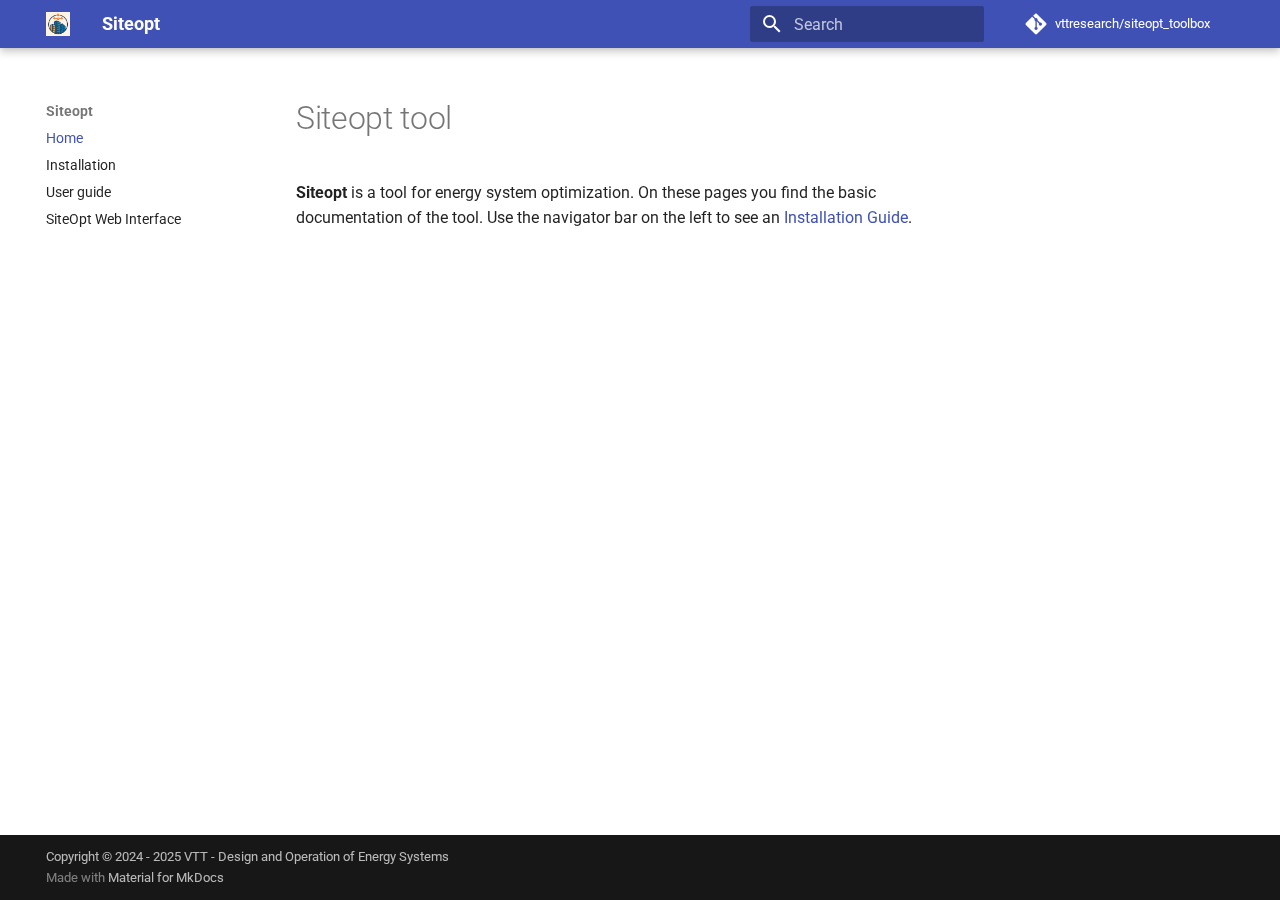
<file: index.html>
<!doctype html><html lang=en class=no-js> <head><meta charset=utf-8><meta name=viewport content="width=device-width,initial-scale=1"><meta name=description content="Project documentation for Siteopt"><meta name=author content="VTT DOES Team"><link href=https://vttresearch.github.io/siteopt_toolbox/ rel=canonical><link href=installation/ rel=next><link rel=icon href=assets/images/favicon.png><meta name=generator content="mkdocs-1.6.1, mkdocs-material-9.7.1"><title>Siteopt</title><link rel=stylesheet href=assets/stylesheets/main.484c7ddc.min.css><link rel=preconnect href=https://fonts.gstatic.com crossorigin><link rel=stylesheet href="https://fonts.googleapis.com/css?family=Roboto:300,300i,400,400i,700,700i%7CRoboto+Mono:400,400i,700,700i&display=fallback"><style>:root{--md-text-font:"Roboto";--md-code-font:"Roboto Mono"}</style><link rel=stylesheet href=style.css><script>__md_scope=new URL(".",location),__md_hash=e=>[...e].reduce(((e,_)=>(e<<5)-e+_.charCodeAt(0)),0),__md_get=(e,_=localStorage,t=__md_scope)=>JSON.parse(_.getItem(t.pathname+"."+e)),__md_set=(e,_,t=localStorage,a=__md_scope)=>{try{t.setItem(a.pathname+"."+e,JSON.stringify(_))}catch(e){}}</script></head> <body dir=ltr> <input class=md-toggle data-md-toggle=drawer type=checkbox id=__drawer autocomplete=off> <input class=md-toggle data-md-toggle=search type=checkbox id=__search autocomplete=off> <label class=md-overlay for=__drawer></label> <div data-md-component=skip> <a href=#siteopt-tool class=md-skip> Skip to content </a> </div> <div data-md-component=announce> </div> <header class="md-header md-header--shadow" data-md-component=header> <nav class="md-header__inner md-grid" aria-label=Header> <a href=https://cris.vtt.fi/en/organisations/does-design-and-operation-of-energy-systems title=Siteopt class="md-header__button md-logo" aria-label=Siteopt data-md-component=logo> <img src=images/buildingicon.png alt=logo> </a> <label class="md-header__button md-icon" for=__drawer> <svg xmlns=http://www.w3.org/2000/svg viewbox="0 0 24 24"><path d="M3 6h18v2H3zm0 5h18v2H3zm0 5h18v2H3z"/></svg> </label> <div class=md-header__title data-md-component=header-title> <div class=md-header__ellipsis> <div class=md-header__topic> <span class=md-ellipsis> Siteopt </span> </div> <div class=md-header__topic data-md-component=header-topic> <span class=md-ellipsis> Home </span> </div> </div> </div> <script>var palette=__md_get("__palette");if(palette&&palette.color){if("(prefers-color-scheme)"===palette.color.media){var media=matchMedia("(prefers-color-scheme: light)"),input=document.querySelector(media.matches?"[data-md-color-media='(prefers-color-scheme: light)']":"[data-md-color-media='(prefers-color-scheme: dark)']");palette.color.media=input.getAttribute("data-md-color-media"),palette.color.scheme=input.getAttribute("data-md-color-scheme"),palette.color.primary=input.getAttribute("data-md-color-primary"),palette.color.accent=input.getAttribute("data-md-color-accent")}for(var[key,value]of Object.entries(palette.color))document.body.setAttribute("data-md-color-"+key,value)}</script> <label class="md-header__button md-icon" for=__search> <svg xmlns=http://www.w3.org/2000/svg viewbox="0 0 24 24"><path d="M9.5 3A6.5 6.5 0 0 1 16 9.5c0 1.61-.59 3.09-1.56 4.23l.27.27h.79l5 5-1.5 1.5-5-5v-.79l-.27-.27A6.52 6.52 0 0 1 9.5 16 6.5 6.5 0 0 1 3 9.5 6.5 6.5 0 0 1 9.5 3m0 2C7 5 5 7 5 9.5S7 14 9.5 14 14 12 14 9.5 12 5 9.5 5"/></svg> </label> <div class=md-search data-md-component=search role=dialog> <label class=md-search__overlay for=__search></label> <div class=md-search__inner role=search> <form class=md-search__form name=search> <input type=text class=md-search__input name=query aria-label=Search placeholder=Search autocapitalize=off autocorrect=off autocomplete=off spellcheck=false data-md-component=search-query required> <label class="md-search__icon md-icon" for=__search> <svg xmlns=http://www.w3.org/2000/svg viewbox="0 0 24 24"><path d="M9.5 3A6.5 6.5 0 0 1 16 9.5c0 1.61-.59 3.09-1.56 4.23l.27.27h.79l5 5-1.5 1.5-5-5v-.79l-.27-.27A6.52 6.52 0 0 1 9.5 16 6.5 6.5 0 0 1 3 9.5 6.5 6.5 0 0 1 9.5 3m0 2C7 5 5 7 5 9.5S7 14 9.5 14 14 12 14 9.5 12 5 9.5 5"/></svg> <svg xmlns=http://www.w3.org/2000/svg viewbox="0 0 24 24"><path d="M20 11v2H8l5.5 5.5-1.42 1.42L4.16 12l7.92-7.92L13.5 5.5 8 11z"/></svg> </label> <nav class=md-search__options aria-label=Search> <button type=reset class="md-search__icon md-icon" title=Clear aria-label=Clear tabindex=-1> <svg xmlns=http://www.w3.org/2000/svg viewbox="0 0 24 24"><path d="M19 6.41 17.59 5 12 10.59 6.41 5 5 6.41 10.59 12 5 17.59 6.41 19 12 13.41 17.59 19 19 17.59 13.41 12z"/></svg> </button> </nav> </form> <div class=md-search__output> <div class=md-search__scrollwrap tabindex=0 data-md-scrollfix> <div class=md-search-result data-md-component=search-result> <div class=md-search-result__meta> Initializing search </div> <ol class=md-search-result__list role=presentation></ol> </div> </div> </div> </div> </div> <div class=md-header__source> <a href=https://github.com/vttresearch/siteopt_toolbox title="Go to repository" class=md-source data-md-component=source> <div class="md-source__icon md-icon"> <svg xmlns=http://www.w3.org/2000/svg viewbox="0 0 448 512"><!-- Font Awesome Free 7.1.0 by @fontawesome - https://fontawesome.com License - https://fontawesome.com/license/free (Icons: CC BY 4.0, Fonts: SIL OFL 1.1, Code: MIT License) Copyright 2025 Fonticons, Inc.--><path d="M439.6 236.1 244 40.5c-5.4-5.5-12.8-8.5-20.4-8.5s-15 3-20.4 8.4L162.5 81l51.5 51.5c27.1-9.1 52.7 16.8 43.4 43.7l49.7 49.7c34.2-11.8 61.2 31 35.5 56.7-26.5 26.5-70.2-2.9-56-37.3L240.3 199v121.9c25.3 12.5 22.3 41.8 9.1 55-6.4 6.4-15.2 10.1-24.3 10.1s-17.8-3.6-24.3-10.1c-17.6-17.6-11.1-46.9 11.2-56v-123c-20.8-8.5-24.6-30.7-18.6-45L142.6 101 8.5 235.1C3 240.6 0 247.9 0 255.5s3 15 8.5 20.4l195.6 195.7c5.4 5.4 12.7 8.4 20.4 8.4s15-3 20.4-8.4l194.7-194.7c5.4-5.4 8.4-12.8 8.4-20.4s-3-15-8.4-20.4"/></svg> </div> <div class=md-source__repository> vttresearch/siteopt_toolbox </div> </a> </div> </nav> </header> <div class=md-container data-md-component=container> <main class=md-main data-md-component=main> <div class="md-main__inner md-grid"> <div class="md-sidebar md-sidebar--primary" data-md-component=sidebar data-md-type=navigation> <div class=md-sidebar__scrollwrap> <div class=md-sidebar__inner> <nav class="md-nav md-nav--primary" aria-label=Navigation data-md-level=0> <label class=md-nav__title for=__drawer> <a href=https://cris.vtt.fi/en/organisations/does-design-and-operation-of-energy-systems title=Siteopt class="md-nav__button md-logo" aria-label=Siteopt data-md-component=logo> <img src=images/buildingicon.png alt=logo> </a> Siteopt </label> <div class=md-nav__source> <a href=https://github.com/vttresearch/siteopt_toolbox title="Go to repository" class=md-source data-md-component=source> <div class="md-source__icon md-icon"> <svg xmlns=http://www.w3.org/2000/svg viewbox="0 0 448 512"><!-- Font Awesome Free 7.1.0 by @fontawesome - https://fontawesome.com License - https://fontawesome.com/license/free (Icons: CC BY 4.0, Fonts: SIL OFL 1.1, Code: MIT License) Copyright 2025 Fonticons, Inc.--><path d="M439.6 236.1 244 40.5c-5.4-5.5-12.8-8.5-20.4-8.5s-15 3-20.4 8.4L162.5 81l51.5 51.5c27.1-9.1 52.7 16.8 43.4 43.7l49.7 49.7c34.2-11.8 61.2 31 35.5 56.7-26.5 26.5-70.2-2.9-56-37.3L240.3 199v121.9c25.3 12.5 22.3 41.8 9.1 55-6.4 6.4-15.2 10.1-24.3 10.1s-17.8-3.6-24.3-10.1c-17.6-17.6-11.1-46.9 11.2-56v-123c-20.8-8.5-24.6-30.7-18.6-45L142.6 101 8.5 235.1C3 240.6 0 247.9 0 255.5s3 15 8.5 20.4l195.6 195.7c5.4 5.4 12.7 8.4 20.4 8.4s15-3 20.4-8.4l194.7-194.7c5.4-5.4 8.4-12.8 8.4-20.4s-3-15-8.4-20.4"/></svg> </div> <div class=md-source__repository> vttresearch/siteopt_toolbox </div> </a> </div> <ul class=md-nav__list data-md-scrollfix> <li class="md-nav__item md-nav__item--active"> <input class="md-nav__toggle md-toggle" type=checkbox id=__toc> <a href=. class="md-nav__link md-nav__link--active"> <span class=md-ellipsis> Home </span> </a> </li> <li class=md-nav__item> <a href=installation/ class=md-nav__link> <span class=md-ellipsis> Installation </span> </a> </li> <li class=md-nav__item> <a href=introduction/ class=md-nav__link> <span class=md-ellipsis> User guide </span> </a> </li> <li class=md-nav__item> <a href=siteopt_web_ui/web_interface_documentation/ class=md-nav__link> <span class=md-ellipsis> SiteOpt Web Interface </span> </a> </li> </ul> </nav> </div> </div> </div> <div class="md-sidebar md-sidebar--secondary" data-md-component=sidebar data-md-type=toc> <div class=md-sidebar__scrollwrap> <div class=md-sidebar__inner> <nav class="md-nav md-nav--secondary" aria-label="Table of contents"> </nav> </div> </div> </div> <div class=md-content data-md-component=content> <article class="md-content__inner md-typeset"> <h1 id=siteopt-tool>Siteopt tool<a class=headerlink href=#siteopt-tool title="Permanent link">¶</a></h1> <p><strong>Siteopt</strong> is a tool for energy system optimization. On these pages you find the basic documentation of the tool. Use the navigator bar on the left to see an <a href=installation/ >Installation Guide</a>. </p> </article> </div> <script>var target=document.getElementById(location.hash.slice(1));target&&target.name&&(target.checked=target.name.startsWith("__tabbed_"))</script> </div> </main> <footer class=md-footer> <div class="md-footer-meta md-typeset"> <div class="md-footer-meta__inner md-grid"> <div class=md-copyright> <div class=md-copyright__highlight> Copyright &copy; 2024 - 2025 VTT - Design and Operation of Energy Systems </div> Made with <a href=https://squidfunk.github.io/mkdocs-material/ target=_blank rel=noopener> Material for MkDocs </a> </div> </div> </div> </footer> </div> <div class=md-dialog data-md-component=dialog> <div class="md-dialog__inner md-typeset"></div> </div> <script id=__config type=application/json>{"annotate": null, "base": ".", "features": [], "search": "assets/javascripts/workers/search.2c215733.min.js", "tags": null, "translations": {"clipboard.copied": "Copied to clipboard", "clipboard.copy": "Copy to clipboard", "search.result.more.one": "1 more on this page", "search.result.more.other": "# more on this page", "search.result.none": "No matching documents", "search.result.one": "1 matching document", "search.result.other": "# matching documents", "search.result.placeholder": "Type to start searching", "search.result.term.missing": "Missing", "select.version": "Select version"}, "version": null}</script> <script src=assets/javascripts/bundle.79ae519e.min.js></script> </body> </html>
</file>
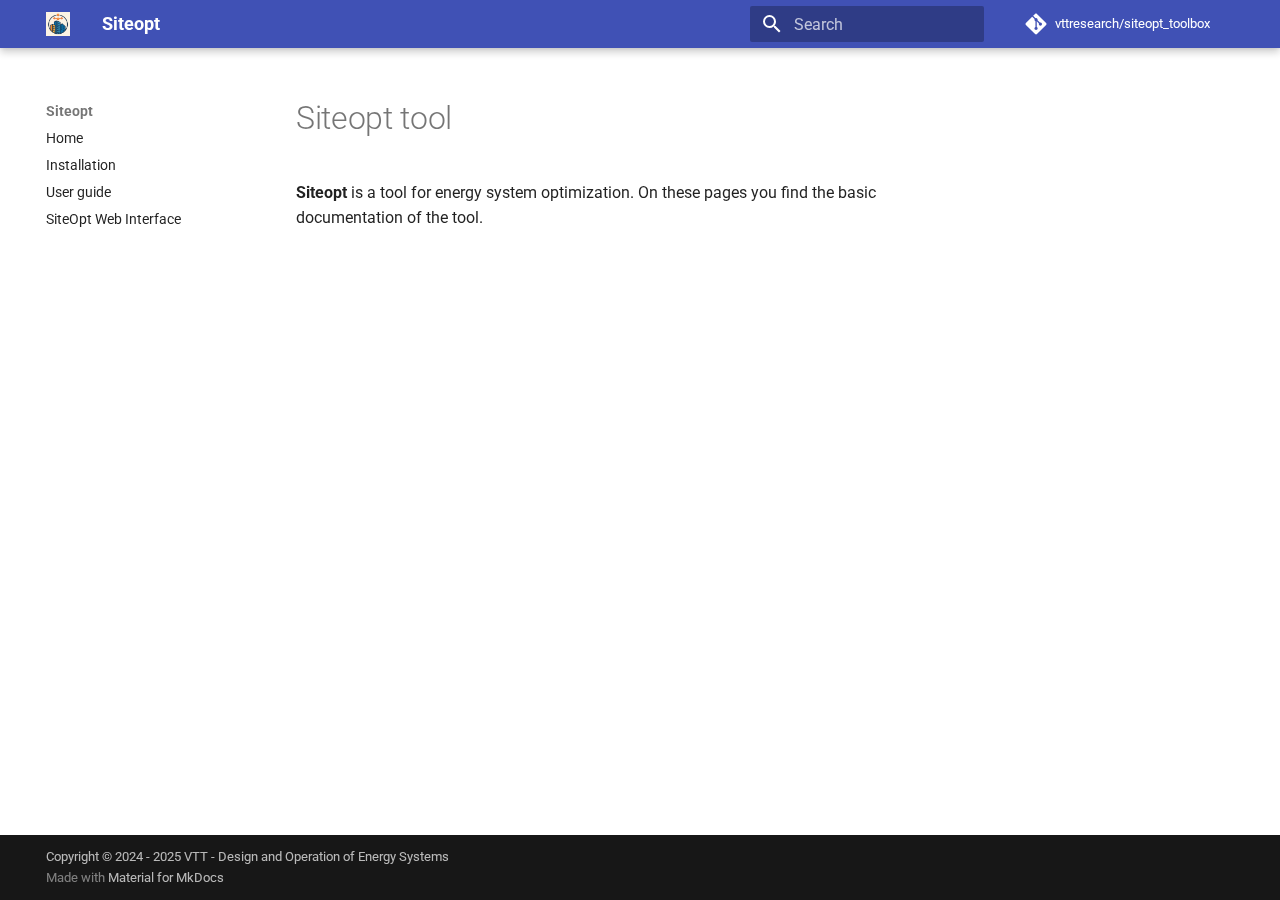
<file: getstart/index.html>
<!doctype html><html lang=en class=no-js> <head><meta charset=utf-8><meta name=viewport content="width=device-width,initial-scale=1"><meta name=description content="Project documentation for Siteopt"><meta name=author content="VTT DOES Team"><link href=https://vttresearch.github.io/siteopt_toolbox/getstart/ rel=canonical><link rel=icon href=../assets/images/favicon.png><meta name=generator content="mkdocs-1.6.1, mkdocs-material-9.7.1"><title>Siteopt tool - Siteopt</title><link rel=stylesheet href=../assets/stylesheets/main.484c7ddc.min.css><link rel=preconnect href=https://fonts.gstatic.com crossorigin><link rel=stylesheet href="https://fonts.googleapis.com/css?family=Roboto:300,300i,400,400i,700,700i%7CRoboto+Mono:400,400i,700,700i&display=fallback"><style>:root{--md-text-font:"Roboto";--md-code-font:"Roboto Mono"}</style><link rel=stylesheet href=../style.css><script>__md_scope=new URL("..",location),__md_hash=e=>[...e].reduce(((e,_)=>(e<<5)-e+_.charCodeAt(0)),0),__md_get=(e,_=localStorage,t=__md_scope)=>JSON.parse(_.getItem(t.pathname+"."+e)),__md_set=(e,_,t=localStorage,a=__md_scope)=>{try{t.setItem(a.pathname+"."+e,JSON.stringify(_))}catch(e){}}</script></head> <body dir=ltr> <input class=md-toggle data-md-toggle=drawer type=checkbox id=__drawer autocomplete=off> <input class=md-toggle data-md-toggle=search type=checkbox id=__search autocomplete=off> <label class=md-overlay for=__drawer></label> <div data-md-component=skip> <a href=#siteopt-tool class=md-skip> Skip to content </a> </div> <div data-md-component=announce> </div> <header class="md-header md-header--shadow" data-md-component=header> <nav class="md-header__inner md-grid" aria-label=Header> <a href=https://cris.vtt.fi/en/organisations/does-design-and-operation-of-energy-systems title=Siteopt class="md-header__button md-logo" aria-label=Siteopt data-md-component=logo> <img src=../images/buildingicon.png alt=logo> </a> <label class="md-header__button md-icon" for=__drawer> <svg xmlns=http://www.w3.org/2000/svg viewbox="0 0 24 24"><path d="M3 6h18v2H3zm0 5h18v2H3zm0 5h18v2H3z"/></svg> </label> <div class=md-header__title data-md-component=header-title> <div class=md-header__ellipsis> <div class=md-header__topic> <span class=md-ellipsis> Siteopt </span> </div> <div class=md-header__topic data-md-component=header-topic> <span class=md-ellipsis> Siteopt tool </span> </div> </div> </div> <script>var palette=__md_get("__palette");if(palette&&palette.color){if("(prefers-color-scheme)"===palette.color.media){var media=matchMedia("(prefers-color-scheme: light)"),input=document.querySelector(media.matches?"[data-md-color-media='(prefers-color-scheme: light)']":"[data-md-color-media='(prefers-color-scheme: dark)']");palette.color.media=input.getAttribute("data-md-color-media"),palette.color.scheme=input.getAttribute("data-md-color-scheme"),palette.color.primary=input.getAttribute("data-md-color-primary"),palette.color.accent=input.getAttribute("data-md-color-accent")}for(var[key,value]of Object.entries(palette.color))document.body.setAttribute("data-md-color-"+key,value)}</script> <label class="md-header__button md-icon" for=__search> <svg xmlns=http://www.w3.org/2000/svg viewbox="0 0 24 24"><path d="M9.5 3A6.5 6.5 0 0 1 16 9.5c0 1.61-.59 3.09-1.56 4.23l.27.27h.79l5 5-1.5 1.5-5-5v-.79l-.27-.27A6.52 6.52 0 0 1 9.5 16 6.5 6.5 0 0 1 3 9.5 6.5 6.5 0 0 1 9.5 3m0 2C7 5 5 7 5 9.5S7 14 9.5 14 14 12 14 9.5 12 5 9.5 5"/></svg> </label> <div class=md-search data-md-component=search role=dialog> <label class=md-search__overlay for=__search></label> <div class=md-search__inner role=search> <form class=md-search__form name=search> <input type=text class=md-search__input name=query aria-label=Search placeholder=Search autocapitalize=off autocorrect=off autocomplete=off spellcheck=false data-md-component=search-query required> <label class="md-search__icon md-icon" for=__search> <svg xmlns=http://www.w3.org/2000/svg viewbox="0 0 24 24"><path d="M9.5 3A6.5 6.5 0 0 1 16 9.5c0 1.61-.59 3.09-1.56 4.23l.27.27h.79l5 5-1.5 1.5-5-5v-.79l-.27-.27A6.52 6.52 0 0 1 9.5 16 6.5 6.5 0 0 1 3 9.5 6.5 6.5 0 0 1 9.5 3m0 2C7 5 5 7 5 9.5S7 14 9.5 14 14 12 14 9.5 12 5 9.5 5"/></svg> <svg xmlns=http://www.w3.org/2000/svg viewbox="0 0 24 24"><path d="M20 11v2H8l5.5 5.5-1.42 1.42L4.16 12l7.92-7.92L13.5 5.5 8 11z"/></svg> </label> <nav class=md-search__options aria-label=Search> <button type=reset class="md-search__icon md-icon" title=Clear aria-label=Clear tabindex=-1> <svg xmlns=http://www.w3.org/2000/svg viewbox="0 0 24 24"><path d="M19 6.41 17.59 5 12 10.59 6.41 5 5 6.41 10.59 12 5 17.59 6.41 19 12 13.41 17.59 19 19 17.59 13.41 12z"/></svg> </button> </nav> </form> <div class=md-search__output> <div class=md-search__scrollwrap tabindex=0 data-md-scrollfix> <div class=md-search-result data-md-component=search-result> <div class=md-search-result__meta> Initializing search </div> <ol class=md-search-result__list role=presentation></ol> </div> </div> </div> </div> </div> <div class=md-header__source> <a href=https://github.com/vttresearch/siteopt_toolbox title="Go to repository" class=md-source data-md-component=source> <div class="md-source__icon md-icon"> <svg xmlns=http://www.w3.org/2000/svg viewbox="0 0 448 512"><!-- Font Awesome Free 7.1.0 by @fontawesome - https://fontawesome.com License - https://fontawesome.com/license/free (Icons: CC BY 4.0, Fonts: SIL OFL 1.1, Code: MIT License) Copyright 2025 Fonticons, Inc.--><path d="M439.6 236.1 244 40.5c-5.4-5.5-12.8-8.5-20.4-8.5s-15 3-20.4 8.4L162.5 81l51.5 51.5c27.1-9.1 52.7 16.8 43.4 43.7l49.7 49.7c34.2-11.8 61.2 31 35.5 56.7-26.5 26.5-70.2-2.9-56-37.3L240.3 199v121.9c25.3 12.5 22.3 41.8 9.1 55-6.4 6.4-15.2 10.1-24.3 10.1s-17.8-3.6-24.3-10.1c-17.6-17.6-11.1-46.9 11.2-56v-123c-20.8-8.5-24.6-30.7-18.6-45L142.6 101 8.5 235.1C3 240.6 0 247.9 0 255.5s3 15 8.5 20.4l195.6 195.7c5.4 5.4 12.7 8.4 20.4 8.4s15-3 20.4-8.4l194.7-194.7c5.4-5.4 8.4-12.8 8.4-20.4s-3-15-8.4-20.4"/></svg> </div> <div class=md-source__repository> vttresearch/siteopt_toolbox </div> </a> </div> </nav> </header> <div class=md-container data-md-component=container> <main class=md-main data-md-component=main> <div class="md-main__inner md-grid"> <div class="md-sidebar md-sidebar--primary" data-md-component=sidebar data-md-type=navigation> <div class=md-sidebar__scrollwrap> <div class=md-sidebar__inner> <nav class="md-nav md-nav--primary" aria-label=Navigation data-md-level=0> <label class=md-nav__title for=__drawer> <a href=https://cris.vtt.fi/en/organisations/does-design-and-operation-of-energy-systems title=Siteopt class="md-nav__button md-logo" aria-label=Siteopt data-md-component=logo> <img src=../images/buildingicon.png alt=logo> </a> Siteopt </label> <div class=md-nav__source> <a href=https://github.com/vttresearch/siteopt_toolbox title="Go to repository" class=md-source data-md-component=source> <div class="md-source__icon md-icon"> <svg xmlns=http://www.w3.org/2000/svg viewbox="0 0 448 512"><!-- Font Awesome Free 7.1.0 by @fontawesome - https://fontawesome.com License - https://fontawesome.com/license/free (Icons: CC BY 4.0, Fonts: SIL OFL 1.1, Code: MIT License) Copyright 2025 Fonticons, Inc.--><path d="M439.6 236.1 244 40.5c-5.4-5.5-12.8-8.5-20.4-8.5s-15 3-20.4 8.4L162.5 81l51.5 51.5c27.1-9.1 52.7 16.8 43.4 43.7l49.7 49.7c34.2-11.8 61.2 31 35.5 56.7-26.5 26.5-70.2-2.9-56-37.3L240.3 199v121.9c25.3 12.5 22.3 41.8 9.1 55-6.4 6.4-15.2 10.1-24.3 10.1s-17.8-3.6-24.3-10.1c-17.6-17.6-11.1-46.9 11.2-56v-123c-20.8-8.5-24.6-30.7-18.6-45L142.6 101 8.5 235.1C3 240.6 0 247.9 0 255.5s3 15 8.5 20.4l195.6 195.7c5.4 5.4 12.7 8.4 20.4 8.4s15-3 20.4-8.4l194.7-194.7c5.4-5.4 8.4-12.8 8.4-20.4s-3-15-8.4-20.4"/></svg> </div> <div class=md-source__repository> vttresearch/siteopt_toolbox </div> </a> </div> <ul class=md-nav__list data-md-scrollfix> <li class=md-nav__item> <a href=.. class=md-nav__link> <span class=md-ellipsis> Home </span> </a> </li> <li class=md-nav__item> <a href=../installation/ class=md-nav__link> <span class=md-ellipsis> Installation </span> </a> </li> <li class=md-nav__item> <a href=../introduction/ class=md-nav__link> <span class=md-ellipsis> User guide </span> </a> </li> <li class=md-nav__item> <a href=../siteopt_web_ui/web_interface_documentation/ class=md-nav__link> <span class=md-ellipsis> SiteOpt Web Interface </span> </a> </li> </ul> </nav> </div> </div> </div> <div class="md-sidebar md-sidebar--secondary" data-md-component=sidebar data-md-type=toc> <div class=md-sidebar__scrollwrap> <div class=md-sidebar__inner> <nav class="md-nav md-nav--secondary" aria-label="Table of contents"> </nav> </div> </div> </div> <div class=md-content data-md-component=content> <article class="md-content__inner md-typeset"> <h1 id=siteopt-tool>Siteopt tool<a class=headerlink href=#siteopt-tool title="Permanent link">¶</a></h1> <p><strong>Siteopt</strong> is a tool for energy system optimization. On these pages you find the basic documentation of the tool.</p> </article> </div> <script>var target=document.getElementById(location.hash.slice(1));target&&target.name&&(target.checked=target.name.startsWith("__tabbed_"))</script> </div> </main> <footer class=md-footer> <div class="md-footer-meta md-typeset"> <div class="md-footer-meta__inner md-grid"> <div class=md-copyright> <div class=md-copyright__highlight> Copyright &copy; 2024 - 2025 VTT - Design and Operation of Energy Systems </div> Made with <a href=https://squidfunk.github.io/mkdocs-material/ target=_blank rel=noopener> Material for MkDocs </a> </div> </div> </div> </footer> </div> <div class=md-dialog data-md-component=dialog> <div class="md-dialog__inner md-typeset"></div> </div> <script id=__config type=application/json>{"annotate": null, "base": "..", "features": [], "search": "../assets/javascripts/workers/search.2c215733.min.js", "tags": null, "translations": {"clipboard.copied": "Copied to clipboard", "clipboard.copy": "Copy to clipboard", "search.result.more.one": "1 more on this page", "search.result.more.other": "# more on this page", "search.result.none": "No matching documents", "search.result.one": "1 matching document", "search.result.other": "# matching documents", "search.result.placeholder": "Type to start searching", "search.result.term.missing": "Missing", "select.version": "Select version"}, "version": null}</script> <script src=../assets/javascripts/bundle.79ae519e.min.js></script> </body> </html>
</file>
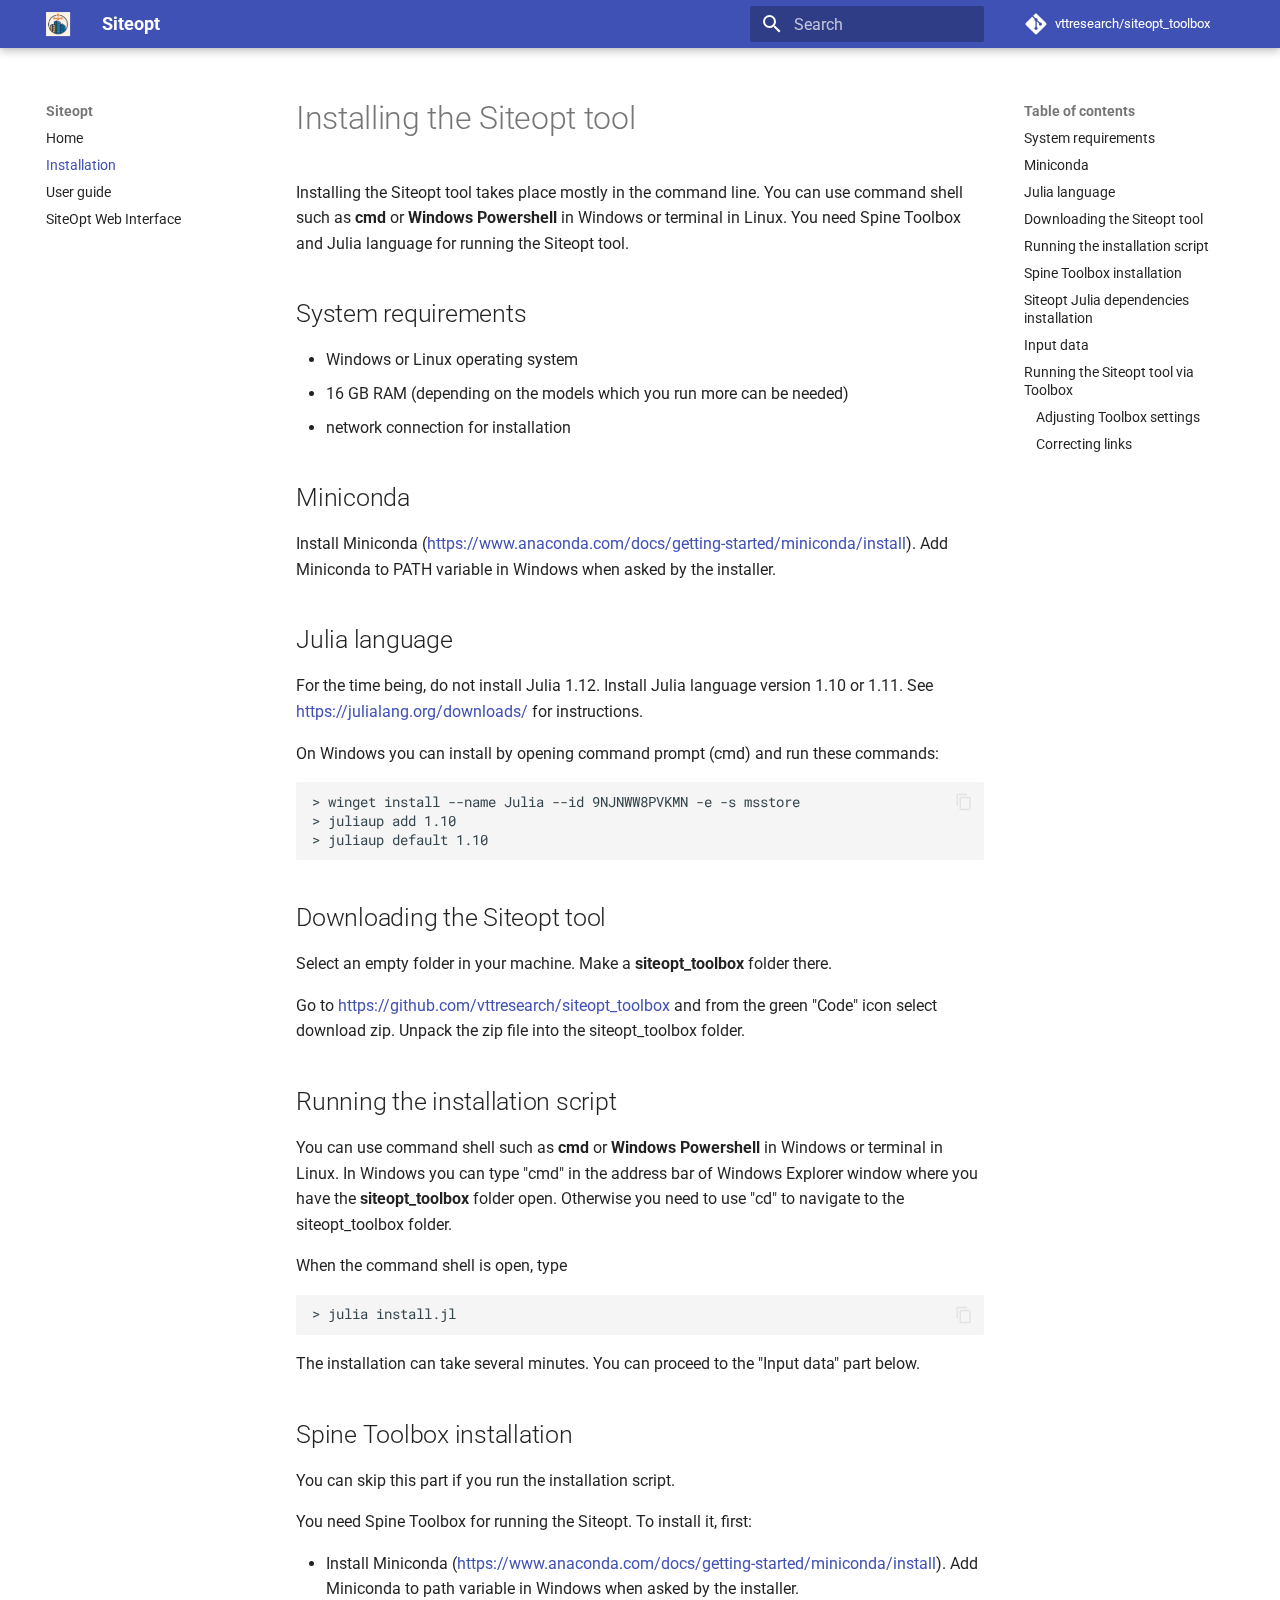
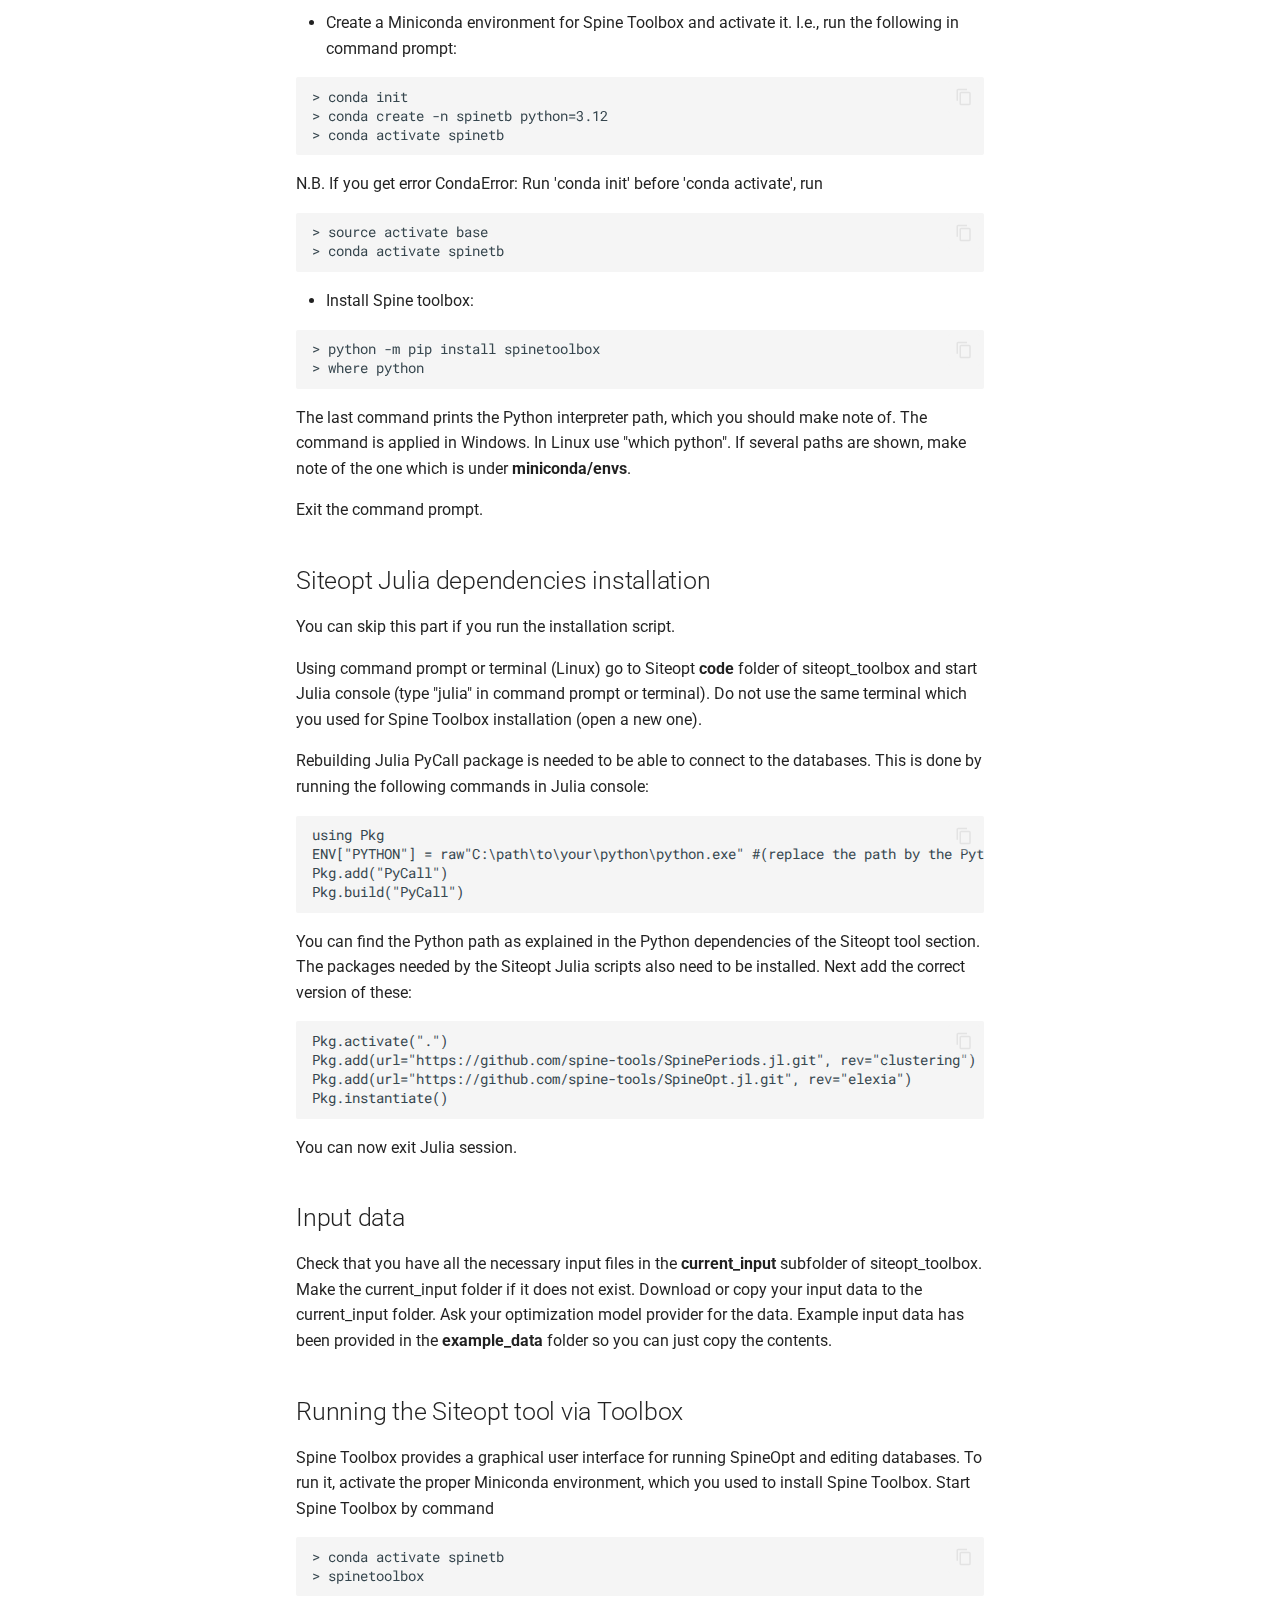
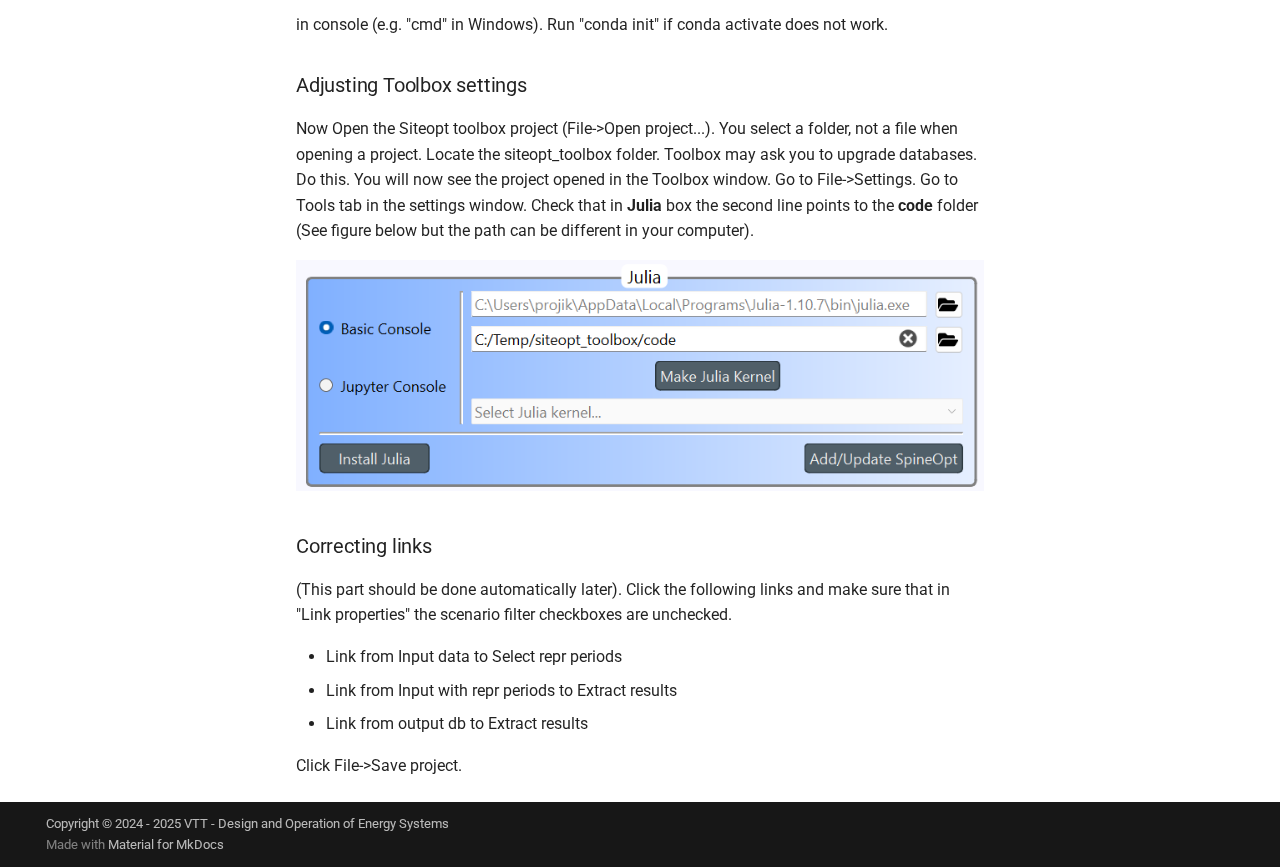
<file: installation/index.html>
<!doctype html><html lang=en class=no-js> <head><meta charset=utf-8><meta name=viewport content="width=device-width,initial-scale=1"><meta name=description content="Project documentation for Siteopt"><meta name=author content="VTT DOES Team"><link href=https://vttresearch.github.io/siteopt_toolbox/installation/ rel=canonical><link rel=prev href=..><link href=../introduction/ rel=next><link rel=icon href=../assets/images/favicon.png><meta name=generator content="mkdocs-1.6.1, mkdocs-material-9.7.4"><title>Installation - Siteopt</title><link rel=stylesheet href=../assets/stylesheets/main.484c7ddc.min.css><link rel=preconnect href=https://fonts.gstatic.com crossorigin><link rel=stylesheet href="https://fonts.googleapis.com/css?family=Roboto:300,300i,400,400i,700,700i%7CRoboto+Mono:400,400i,700,700i&display=fallback"><style>:root{--md-text-font:"Roboto";--md-code-font:"Roboto Mono"}</style><link rel=stylesheet href=../style.css><script>__md_scope=new URL("..",location),__md_hash=e=>[...e].reduce(((e,_)=>(e<<5)-e+_.charCodeAt(0)),0),__md_get=(e,_=localStorage,t=__md_scope)=>JSON.parse(_.getItem(t.pathname+"."+e)),__md_set=(e,_,t=localStorage,a=__md_scope)=>{try{t.setItem(a.pathname+"."+e,JSON.stringify(_))}catch(e){}}</script></head> <body dir=ltr> <input class=md-toggle data-md-toggle=drawer type=checkbox id=__drawer autocomplete=off> <input class=md-toggle data-md-toggle=search type=checkbox id=__search autocomplete=off> <label class=md-overlay for=__drawer></label> <div data-md-component=skip> <a href=#installing-the-siteopt-tool class=md-skip> Skip to content </a> </div> <div data-md-component=announce> </div> <header class="md-header md-header--shadow" data-md-component=header> <nav class="md-header__inner md-grid" aria-label=Header> <a href=https://cris.vtt.fi/en/organisations/does-design-and-operation-of-energy-systems title=Siteopt class="md-header__button md-logo" aria-label=Siteopt data-md-component=logo> <img src=../images/buildingicon.png alt=logo> </a> <label class="md-header__button md-icon" for=__drawer> <svg xmlns=http://www.w3.org/2000/svg viewbox="0 0 24 24"><path d="M3 6h18v2H3zm0 5h18v2H3zm0 5h18v2H3z"/></svg> </label> <div class=md-header__title data-md-component=header-title> <div class=md-header__ellipsis> <div class=md-header__topic> <span class=md-ellipsis> Siteopt </span> </div> <div class=md-header__topic data-md-component=header-topic> <span class=md-ellipsis> Installation </span> </div> </div> </div> <script>var palette=__md_get("__palette");if(palette&&palette.color){if("(prefers-color-scheme)"===palette.color.media){var media=matchMedia("(prefers-color-scheme: light)"),input=document.querySelector(media.matches?"[data-md-color-media='(prefers-color-scheme: light)']":"[data-md-color-media='(prefers-color-scheme: dark)']");palette.color.media=input.getAttribute("data-md-color-media"),palette.color.scheme=input.getAttribute("data-md-color-scheme"),palette.color.primary=input.getAttribute("data-md-color-primary"),palette.color.accent=input.getAttribute("data-md-color-accent")}for(var[key,value]of Object.entries(palette.color))document.body.setAttribute("data-md-color-"+key,value)}</script> <label class="md-header__button md-icon" for=__search> <svg xmlns=http://www.w3.org/2000/svg viewbox="0 0 24 24"><path d="M9.5 3A6.5 6.5 0 0 1 16 9.5c0 1.61-.59 3.09-1.56 4.23l.27.27h.79l5 5-1.5 1.5-5-5v-.79l-.27-.27A6.52 6.52 0 0 1 9.5 16 6.5 6.5 0 0 1 3 9.5 6.5 6.5 0 0 1 9.5 3m0 2C7 5 5 7 5 9.5S7 14 9.5 14 14 12 14 9.5 12 5 9.5 5"/></svg> </label> <div class=md-search data-md-component=search role=dialog> <label class=md-search__overlay for=__search></label> <div class=md-search__inner role=search> <form class=md-search__form name=search> <input type=text class=md-search__input name=query aria-label=Search placeholder=Search autocapitalize=off autocorrect=off autocomplete=off spellcheck=false data-md-component=search-query required> <label class="md-search__icon md-icon" for=__search> <svg xmlns=http://www.w3.org/2000/svg viewbox="0 0 24 24"><path d="M9.5 3A6.5 6.5 0 0 1 16 9.5c0 1.61-.59 3.09-1.56 4.23l.27.27h.79l5 5-1.5 1.5-5-5v-.79l-.27-.27A6.52 6.52 0 0 1 9.5 16 6.5 6.5 0 0 1 3 9.5 6.5 6.5 0 0 1 9.5 3m0 2C7 5 5 7 5 9.5S7 14 9.5 14 14 12 14 9.5 12 5 9.5 5"/></svg> <svg xmlns=http://www.w3.org/2000/svg viewbox="0 0 24 24"><path d="M20 11v2H8l5.5 5.5-1.42 1.42L4.16 12l7.92-7.92L13.5 5.5 8 11z"/></svg> </label> <nav class=md-search__options aria-label=Search> <button type=reset class="md-search__icon md-icon" title=Clear aria-label=Clear tabindex=-1> <svg xmlns=http://www.w3.org/2000/svg viewbox="0 0 24 24"><path d="M19 6.41 17.59 5 12 10.59 6.41 5 5 6.41 10.59 12 5 17.59 6.41 19 12 13.41 17.59 19 19 17.59 13.41 12z"/></svg> </button> </nav> </form> <div class=md-search__output> <div class=md-search__scrollwrap tabindex=0 data-md-scrollfix> <div class=md-search-result data-md-component=search-result> <div class=md-search-result__meta> Initializing search </div> <ol class=md-search-result__list role=presentation></ol> </div> </div> </div> </div> </div> <div class=md-header__source> <a href=https://github.com/vttresearch/siteopt_toolbox title="Go to repository" class=md-source data-md-component=source> <div class="md-source__icon md-icon"> <svg xmlns=http://www.w3.org/2000/svg viewbox="0 0 448 512"><!-- Font Awesome Free 7.1.0 by @fontawesome - https://fontawesome.com License - https://fontawesome.com/license/free (Icons: CC BY 4.0, Fonts: SIL OFL 1.1, Code: MIT License) Copyright 2025 Fonticons, Inc.--><path d="M439.6 236.1 244 40.5c-5.4-5.5-12.8-8.5-20.4-8.5s-15 3-20.4 8.4L162.5 81l51.5 51.5c27.1-9.1 52.7 16.8 43.4 43.7l49.7 49.7c34.2-11.8 61.2 31 35.5 56.7-26.5 26.5-70.2-2.9-56-37.3L240.3 199v121.9c25.3 12.5 22.3 41.8 9.1 55-6.4 6.4-15.2 10.1-24.3 10.1s-17.8-3.6-24.3-10.1c-17.6-17.6-11.1-46.9 11.2-56v-123c-20.8-8.5-24.6-30.7-18.6-45L142.6 101 8.5 235.1C3 240.6 0 247.9 0 255.5s3 15 8.5 20.4l195.6 195.7c5.4 5.4 12.7 8.4 20.4 8.4s15-3 20.4-8.4l194.7-194.7c5.4-5.4 8.4-12.8 8.4-20.4s-3-15-8.4-20.4"/></svg> </div> <div class=md-source__repository> vttresearch/siteopt_toolbox </div> </a> </div> </nav> </header> <div class=md-container data-md-component=container> <main class=md-main data-md-component=main> <div class="md-main__inner md-grid"> <div class="md-sidebar md-sidebar--primary" data-md-component=sidebar data-md-type=navigation> <div class=md-sidebar__scrollwrap> <div class=md-sidebar__inner> <nav class="md-nav md-nav--primary" aria-label=Navigation data-md-level=0> <label class=md-nav__title for=__drawer> <a href=https://cris.vtt.fi/en/organisations/does-design-and-operation-of-energy-systems title=Siteopt class="md-nav__button md-logo" aria-label=Siteopt data-md-component=logo> <img src=../images/buildingicon.png alt=logo> </a> Siteopt </label> <div class=md-nav__source> <a href=https://github.com/vttresearch/siteopt_toolbox title="Go to repository" class=md-source data-md-component=source> <div class="md-source__icon md-icon"> <svg xmlns=http://www.w3.org/2000/svg viewbox="0 0 448 512"><!-- Font Awesome Free 7.1.0 by @fontawesome - https://fontawesome.com License - https://fontawesome.com/license/free (Icons: CC BY 4.0, Fonts: SIL OFL 1.1, Code: MIT License) Copyright 2025 Fonticons, Inc.--><path d="M439.6 236.1 244 40.5c-5.4-5.5-12.8-8.5-20.4-8.5s-15 3-20.4 8.4L162.5 81l51.5 51.5c27.1-9.1 52.7 16.8 43.4 43.7l49.7 49.7c34.2-11.8 61.2 31 35.5 56.7-26.5 26.5-70.2-2.9-56-37.3L240.3 199v121.9c25.3 12.5 22.3 41.8 9.1 55-6.4 6.4-15.2 10.1-24.3 10.1s-17.8-3.6-24.3-10.1c-17.6-17.6-11.1-46.9 11.2-56v-123c-20.8-8.5-24.6-30.7-18.6-45L142.6 101 8.5 235.1C3 240.6 0 247.9 0 255.5s3 15 8.5 20.4l195.6 195.7c5.4 5.4 12.7 8.4 20.4 8.4s15-3 20.4-8.4l194.7-194.7c5.4-5.4 8.4-12.8 8.4-20.4s-3-15-8.4-20.4"/></svg> </div> <div class=md-source__repository> vttresearch/siteopt_toolbox </div> </a> </div> <ul class=md-nav__list data-md-scrollfix> <li class=md-nav__item> <a href=.. class=md-nav__link> <span class=md-ellipsis> Home </span> </a> </li> <li class="md-nav__item md-nav__item--active"> <input class="md-nav__toggle md-toggle" type=checkbox id=__toc> <label class="md-nav__link md-nav__link--active" for=__toc> <span class=md-ellipsis> Installation </span> <span class="md-nav__icon md-icon"></span> </label> <a href=./ class="md-nav__link md-nav__link--active"> <span class=md-ellipsis> Installation </span> </a> <nav class="md-nav md-nav--secondary" aria-label="Table of contents"> <label class=md-nav__title for=__toc> <span class="md-nav__icon md-icon"></span> Table of contents </label> <ul class=md-nav__list data-md-component=toc data-md-scrollfix> <li class=md-nav__item> <a href=#system-requirements class=md-nav__link> <span class=md-ellipsis> System requirements </span> </a> </li> <li class=md-nav__item> <a href=#miniconda class=md-nav__link> <span class=md-ellipsis> Miniconda </span> </a> </li> <li class=md-nav__item> <a href=#julia-language class=md-nav__link> <span class=md-ellipsis> Julia language </span> </a> </li> <li class=md-nav__item> <a href=#downloading-the-siteopt-tool class=md-nav__link> <span class=md-ellipsis> Downloading the Siteopt tool </span> </a> </li> <li class=md-nav__item> <a href=#running-the-installation-script class=md-nav__link> <span class=md-ellipsis> Running the installation script </span> </a> </li> <li class=md-nav__item> <a href=#spine-toolbox-installation class=md-nav__link> <span class=md-ellipsis> Spine Toolbox installation </span> </a> </li> <li class=md-nav__item> <a href=#siteopt-julia-dependencies-installation class=md-nav__link> <span class=md-ellipsis> Siteopt Julia dependencies installation </span> </a> </li> <li class=md-nav__item> <a href=#input-data class=md-nav__link> <span class=md-ellipsis> Input data </span> </a> </li> <li class=md-nav__item> <a href=#running-the-siteopt-tool-via-toolbox class=md-nav__link> <span class=md-ellipsis> Running the Siteopt tool via Toolbox </span> </a> <nav class=md-nav aria-label="Running the Siteopt tool via Toolbox"> <ul class=md-nav__list> <li class=md-nav__item> <a href=#adjusting-toolbox-settings class=md-nav__link> <span class=md-ellipsis> Adjusting Toolbox settings </span> </a> </li> <li class=md-nav__item> <a href=#correcting-links class=md-nav__link> <span class=md-ellipsis> Correcting links </span> </a> </li> </ul> </nav> </li> </ul> </nav> </li> <li class=md-nav__item> <a href=../introduction/ class=md-nav__link> <span class=md-ellipsis> User guide </span> </a> </li> <li class=md-nav__item> <a href=../siteopt_web_ui/web_interface_documentation/ class=md-nav__link> <span class=md-ellipsis> SiteOpt Web Interface </span> </a> </li> </ul> </nav> </div> </div> </div> <div class="md-sidebar md-sidebar--secondary" data-md-component=sidebar data-md-type=toc> <div class=md-sidebar__scrollwrap> <div class=md-sidebar__inner> <nav class="md-nav md-nav--secondary" aria-label="Table of contents"> <label class=md-nav__title for=__toc> <span class="md-nav__icon md-icon"></span> Table of contents </label> <ul class=md-nav__list data-md-component=toc data-md-scrollfix> <li class=md-nav__item> <a href=#system-requirements class=md-nav__link> <span class=md-ellipsis> System requirements </span> </a> </li> <li class=md-nav__item> <a href=#miniconda class=md-nav__link> <span class=md-ellipsis> Miniconda </span> </a> </li> <li class=md-nav__item> <a href=#julia-language class=md-nav__link> <span class=md-ellipsis> Julia language </span> </a> </li> <li class=md-nav__item> <a href=#downloading-the-siteopt-tool class=md-nav__link> <span class=md-ellipsis> Downloading the Siteopt tool </span> </a> </li> <li class=md-nav__item> <a href=#running-the-installation-script class=md-nav__link> <span class=md-ellipsis> Running the installation script </span> </a> </li> <li class=md-nav__item> <a href=#spine-toolbox-installation class=md-nav__link> <span class=md-ellipsis> Spine Toolbox installation </span> </a> </li> <li class=md-nav__item> <a href=#siteopt-julia-dependencies-installation class=md-nav__link> <span class=md-ellipsis> Siteopt Julia dependencies installation </span> </a> </li> <li class=md-nav__item> <a href=#input-data class=md-nav__link> <span class=md-ellipsis> Input data </span> </a> </li> <li class=md-nav__item> <a href=#running-the-siteopt-tool-via-toolbox class=md-nav__link> <span class=md-ellipsis> Running the Siteopt tool via Toolbox </span> </a> <nav class=md-nav aria-label="Running the Siteopt tool via Toolbox"> <ul class=md-nav__list> <li class=md-nav__item> <a href=#adjusting-toolbox-settings class=md-nav__link> <span class=md-ellipsis> Adjusting Toolbox settings </span> </a> </li> <li class=md-nav__item> <a href=#correcting-links class=md-nav__link> <span class=md-ellipsis> Correcting links </span> </a> </li> </ul> </nav> </li> </ul> </nav> </div> </div> </div> <div class=md-content data-md-component=content> <article class="md-content__inner md-typeset"> <h1 id=installing-the-siteopt-tool>Installing the Siteopt tool<a class=headerlink href=#installing-the-siteopt-tool title="Permanent link">¶</a></h1> <p>Installing the Siteopt tool takes place mostly in the command line. You can use command shell such as <strong>cmd</strong> or <strong>Windows Powershell</strong> in Windows or terminal in Linux. You need Spine Toolbox and Julia language for running the Siteopt tool. </p> <h2 id=system-requirements>System requirements<a class=headerlink href=#system-requirements title="Permanent link">¶</a></h2> <ul> <li>Windows or Linux operating system</li> <li>16 GB RAM (depending on the models which you run more can be needed)</li> <li>network connection for installation</li> </ul> <h2 id=miniconda>Miniconda<a class=headerlink href=#miniconda title="Permanent link">¶</a></h2> <p>Install Miniconda (<a href=https://www.anaconda.com/docs/getting-started/miniconda/install>https://www.anaconda.com/docs/getting-started/miniconda/install</a>). Add Miniconda to PATH variable in Windows when asked by the installer.</p> <h2 id=julia-language>Julia language<a class=headerlink href=#julia-language title="Permanent link">¶</a></h2> <p>For the time being, do not install Julia 1.12. Install Julia language version 1.10 or 1.11. See <a href=https://julialang.org/downloads/ >https://julialang.org/downloads/</a> for instructions.</p> <p>On Windows you can install by opening command prompt (cmd) and run these commands:</p> <div class="language-text highlight"><pre><span></span><code><span id=__span-0-1><a href=#__codelineno-0-1 id=__codelineno-0-1 name=__codelineno-0-1></a>&gt; winget install --name Julia --id 9NJNWW8PVKMN -e -s msstore
</span><span id=__span-0-2><a href=#__codelineno-0-2 id=__codelineno-0-2 name=__codelineno-0-2></a>&gt; juliaup add 1.10
</span><span id=__span-0-3><a href=#__codelineno-0-3 id=__codelineno-0-3 name=__codelineno-0-3></a>&gt; juliaup default 1.10
</span></code></pre></div> <h2 id=downloading-the-siteopt-tool>Downloading the Siteopt tool<a class=headerlink href=#downloading-the-siteopt-tool title="Permanent link">¶</a></h2> <p>Select an empty folder in your machine. Make a <strong>siteopt_toolbox</strong> folder there. </p> <p>Go to <a href=https://github.com/vttresearch/siteopt_toolbox>https://github.com/vttresearch/siteopt_toolbox</a> and from the green "Code" icon select download zip. Unpack the zip file into the siteopt_toolbox folder. </p> <h2 id=running-the-installation-script>Running the installation script<a class=headerlink href=#running-the-installation-script title="Permanent link">¶</a></h2> <p>You can use command shell such as <strong>cmd</strong> or <strong>Windows Powershell</strong> in Windows or terminal in Linux. In Windows you can type "cmd" in the address bar of Windows Explorer window where you have the <strong>siteopt_toolbox</strong> folder open. Otherwise you need to use "cd" to navigate to the siteopt_toolbox folder.</p> <p>When the command shell is open, type</p> <div class="language-text highlight"><pre><span></span><code><span id=__span-1-1><a href=#__codelineno-1-1 id=__codelineno-1-1 name=__codelineno-1-1></a>&gt; julia install.jl
</span></code></pre></div> <p>The installation can take several minutes. You can proceed to the "Input data" part below.</p> <h2 id=spine-toolbox-installation>Spine Toolbox installation<a class=headerlink href=#spine-toolbox-installation title="Permanent link">¶</a></h2> <p>You can skip this part if you run the installation script.</p> <p>You need Spine Toolbox for running the Siteopt. To install it, first:</p> <ul> <li>Install Miniconda (<a href=https://www.anaconda.com/docs/getting-started/miniconda/install>https://www.anaconda.com/docs/getting-started/miniconda/install</a>). Add Miniconda to path variable in Windows when asked by the installer.</li> <li>Create a Miniconda environment for Spine Toolbox and activate it. I.e., run the following in command prompt:</li> </ul> <div class="language-text highlight"><pre><span></span><code><span id=__span-2-1><a href=#__codelineno-2-1 id=__codelineno-2-1 name=__codelineno-2-1></a>&gt; conda init
</span><span id=__span-2-2><a href=#__codelineno-2-2 id=__codelineno-2-2 name=__codelineno-2-2></a>&gt; conda create -n spinetb python=3.12
</span><span id=__span-2-3><a href=#__codelineno-2-3 id=__codelineno-2-3 name=__codelineno-2-3></a>&gt; conda activate spinetb
</span></code></pre></div> <p>N.B. If you get error CondaError: Run 'conda init' before 'conda activate', run </p> <div class="language-text highlight"><pre><span></span><code><span id=__span-3-1><a href=#__codelineno-3-1 id=__codelineno-3-1 name=__codelineno-3-1></a>&gt; source activate base
</span><span id=__span-3-2><a href=#__codelineno-3-2 id=__codelineno-3-2 name=__codelineno-3-2></a>&gt; conda activate spinetb
</span></code></pre></div> <ul> <li>Install Spine toolbox:</li> </ul> <div class="language-text highlight"><pre><span></span><code><span id=__span-4-1><a href=#__codelineno-4-1 id=__codelineno-4-1 name=__codelineno-4-1></a>&gt; python -m pip install spinetoolbox 
</span><span id=__span-4-2><a href=#__codelineno-4-2 id=__codelineno-4-2 name=__codelineno-4-2></a>&gt; where python
</span></code></pre></div> <p>The last command prints the Python interpreter path, which you should make note of. The command is applied in Windows. In Linux use "which python". If several paths are shown, make note of the one which is under <strong>miniconda/envs</strong>. </p> <p>Exit the command prompt.</p> <h2 id=siteopt-julia-dependencies-installation>Siteopt Julia dependencies installation<a class=headerlink href=#siteopt-julia-dependencies-installation title="Permanent link">¶</a></h2> <p>You can skip this part if you run the installation script.</p> <p>Using command prompt or terminal (Linux) go to Siteopt <strong>code</strong> folder of siteopt_toolbox and start Julia console (type "julia" in command prompt or terminal). Do not use the same terminal which you used for Spine Toolbox installation (open a new one). </p> <p>Rebuilding Julia PyCall package is needed to be able to connect to the databases. This is done by running the following commands in Julia console:</p> <p><div class="language-text highlight"><pre><span></span><code><span id=__span-5-1><a href=#__codelineno-5-1 id=__codelineno-5-1 name=__codelineno-5-1></a>using Pkg
</span><span id=__span-5-2><a href=#__codelineno-5-2 id=__codelineno-5-2 name=__codelineno-5-2></a>ENV["PYTHON"] = raw"C:\path\to\your\python\python.exe" #(replace the path by the Python executable in the Miniconda environment where you installed Spine Toolbox )
</span><span id=__span-5-3><a href=#__codelineno-5-3 id=__codelineno-5-3 name=__codelineno-5-3></a>Pkg.add("PyCall")
</span><span id=__span-5-4><a href=#__codelineno-5-4 id=__codelineno-5-4 name=__codelineno-5-4></a>Pkg.build("PyCall")
</span></code></pre></div> You can find the Python path as explained in the Python dependencies of the Siteopt tool section. The packages needed by the Siteopt Julia scripts also need to be installed. Next add the correct version of these:</p> <div class="language-text highlight"><pre><span></span><code><span id=__span-6-1><a href=#__codelineno-6-1 id=__codelineno-6-1 name=__codelineno-6-1></a>Pkg.activate(".")
</span><span id=__span-6-2><a href=#__codelineno-6-2 id=__codelineno-6-2 name=__codelineno-6-2></a>Pkg.add(url="https://github.com/spine-tools/SpinePeriods.jl.git", rev="clustering")
</span><span id=__span-6-3><a href=#__codelineno-6-3 id=__codelineno-6-3 name=__codelineno-6-3></a>Pkg.add(url="https://github.com/spine-tools/SpineOpt.jl.git", rev="elexia")
</span><span id=__span-6-4><a href=#__codelineno-6-4 id=__codelineno-6-4 name=__codelineno-6-4></a>Pkg.instantiate()
</span></code></pre></div> <p>You can now exit Julia session.</p> <h2 id=input-data>Input data<a class=headerlink href=#input-data title="Permanent link">¶</a></h2> <p>Check that you have all the necessary input files in the <strong>current_input</strong> subfolder of siteopt_toolbox. Make the current_input folder if it does not exist. Download or copy your input data to the current_input folder. Ask your optimization model provider for the data. Example input data has been provided in the <strong>example_data</strong> folder so you can just copy the contents.</p> <h2 id=running-the-siteopt-tool-via-toolbox>Running the Siteopt tool via Toolbox<a class=headerlink href=#running-the-siteopt-tool-via-toolbox title="Permanent link">¶</a></h2> <p>Spine Toolbox provides a graphical user interface for running SpineOpt and editing databases. To run it, activate the proper Miniconda environment, which you used to install Spine Toolbox. Start Spine Toolbox by command</p> <div class="language-text highlight"><pre><span></span><code><span id=__span-7-1><a href=#__codelineno-7-1 id=__codelineno-7-1 name=__codelineno-7-1></a>&gt; conda activate spinetb
</span><span id=__span-7-2><a href=#__codelineno-7-2 id=__codelineno-7-2 name=__codelineno-7-2></a>&gt; spinetoolbox
</span></code></pre></div> <p>in console (e.g. "cmd" in Windows). Run "conda init" if conda activate does not work.</p> <h3 id=adjusting-toolbox-settings>Adjusting Toolbox settings<a class=headerlink href=#adjusting-toolbox-settings title="Permanent link">¶</a></h3> <p>Now Open the Siteopt toolbox project (File-&gt;Open project...). You select a folder, not a file when opening a project. Locate the siteopt_toolbox folder. Toolbox may ask you to upgrade databases. Do this. You will now see the project opened in the Toolbox window. Go to File-&gt;Settings. Go to Tools tab in the settings window. Check that in <strong>Julia</strong> box the second line points to the <strong>code</strong> folder (See figure below but the path can be different in your computer).</p> <p><img alt="alt text" src=../images/juliasettings.png title="Repository URL"></p> <h3 id=correcting-links>Correcting links<a class=headerlink href=#correcting-links title="Permanent link">¶</a></h3> <p>(This part should be done automatically later). Click the following links and make sure that in "Link properties" the scenario filter checkboxes are unchecked.</p> <ul> <li>Link from Input data to Select repr periods</li> <li>Link from Input with repr periods to Extract results</li> <li>Link from output db to Extract results</li> </ul> <p>Click File-&gt;Save project.</p> </article> </div> <script>var target=document.getElementById(location.hash.slice(1));target&&target.name&&(target.checked=target.name.startsWith("__tabbed_"))</script> </div> </main> <footer class=md-footer> <div class="md-footer-meta md-typeset"> <div class="md-footer-meta__inner md-grid"> <div class=md-copyright> <div class=md-copyright__highlight> Copyright &copy; 2024 - 2025 VTT - Design and Operation of Energy Systems </div> Made with <a href=https://squidfunk.github.io/mkdocs-material/ target=_blank rel=noopener> Material for MkDocs </a> </div> </div> </div> </footer> </div> <div class=md-dialog data-md-component=dialog> <div class="md-dialog__inner md-typeset"></div> </div> <script id=__config type=application/json>{"annotate": null, "base": "..", "features": ["content.code.copy"], "search": "../assets/javascripts/workers/search.2c215733.min.js", "tags": null, "translations": {"clipboard.copied": "Copied to clipboard", "clipboard.copy": "Copy to clipboard", "search.result.more.one": "1 more on this page", "search.result.more.other": "# more on this page", "search.result.none": "No matching documents", "search.result.one": "1 matching document", "search.result.other": "# matching documents", "search.result.placeholder": "Type to start searching", "search.result.term.missing": "Missing", "select.version": "Select version"}, "version": null}</script> <script src=../assets/javascripts/bundle.79ae519e.min.js></script> </body> </html>
</file>
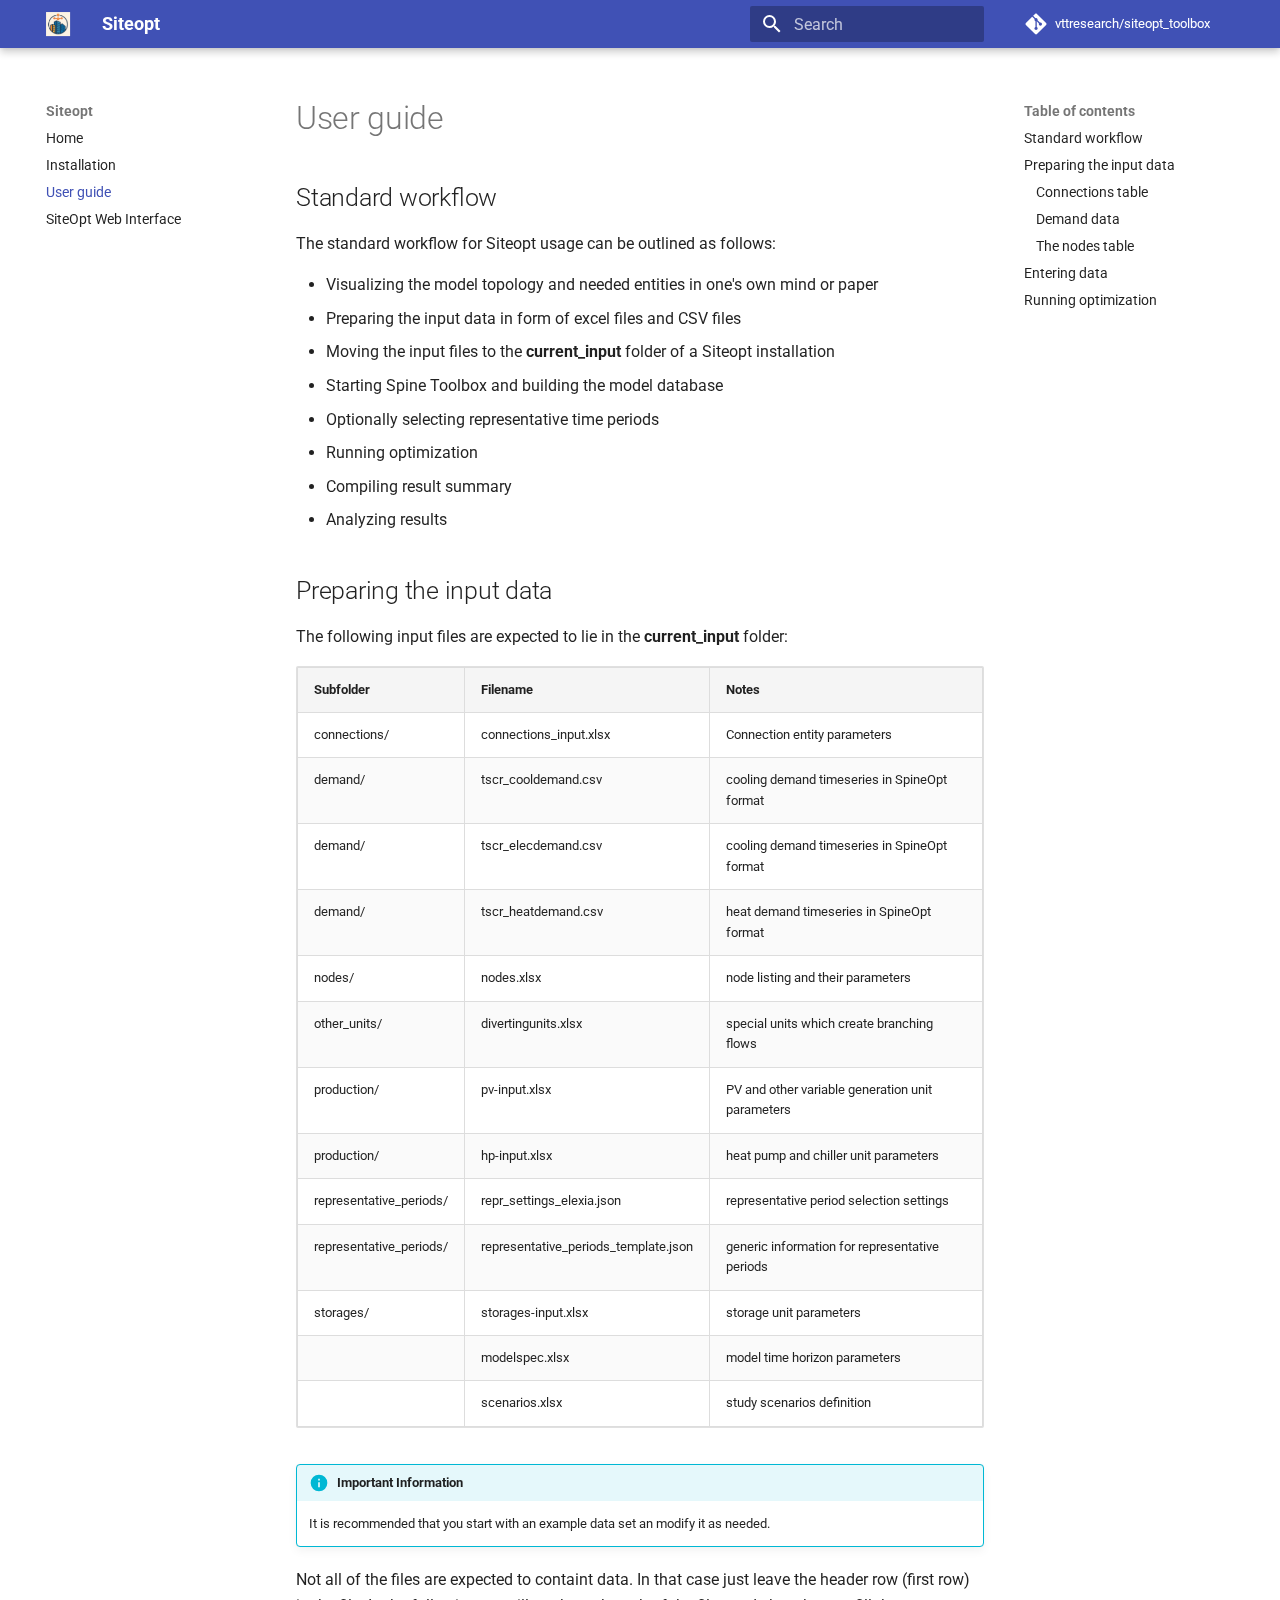
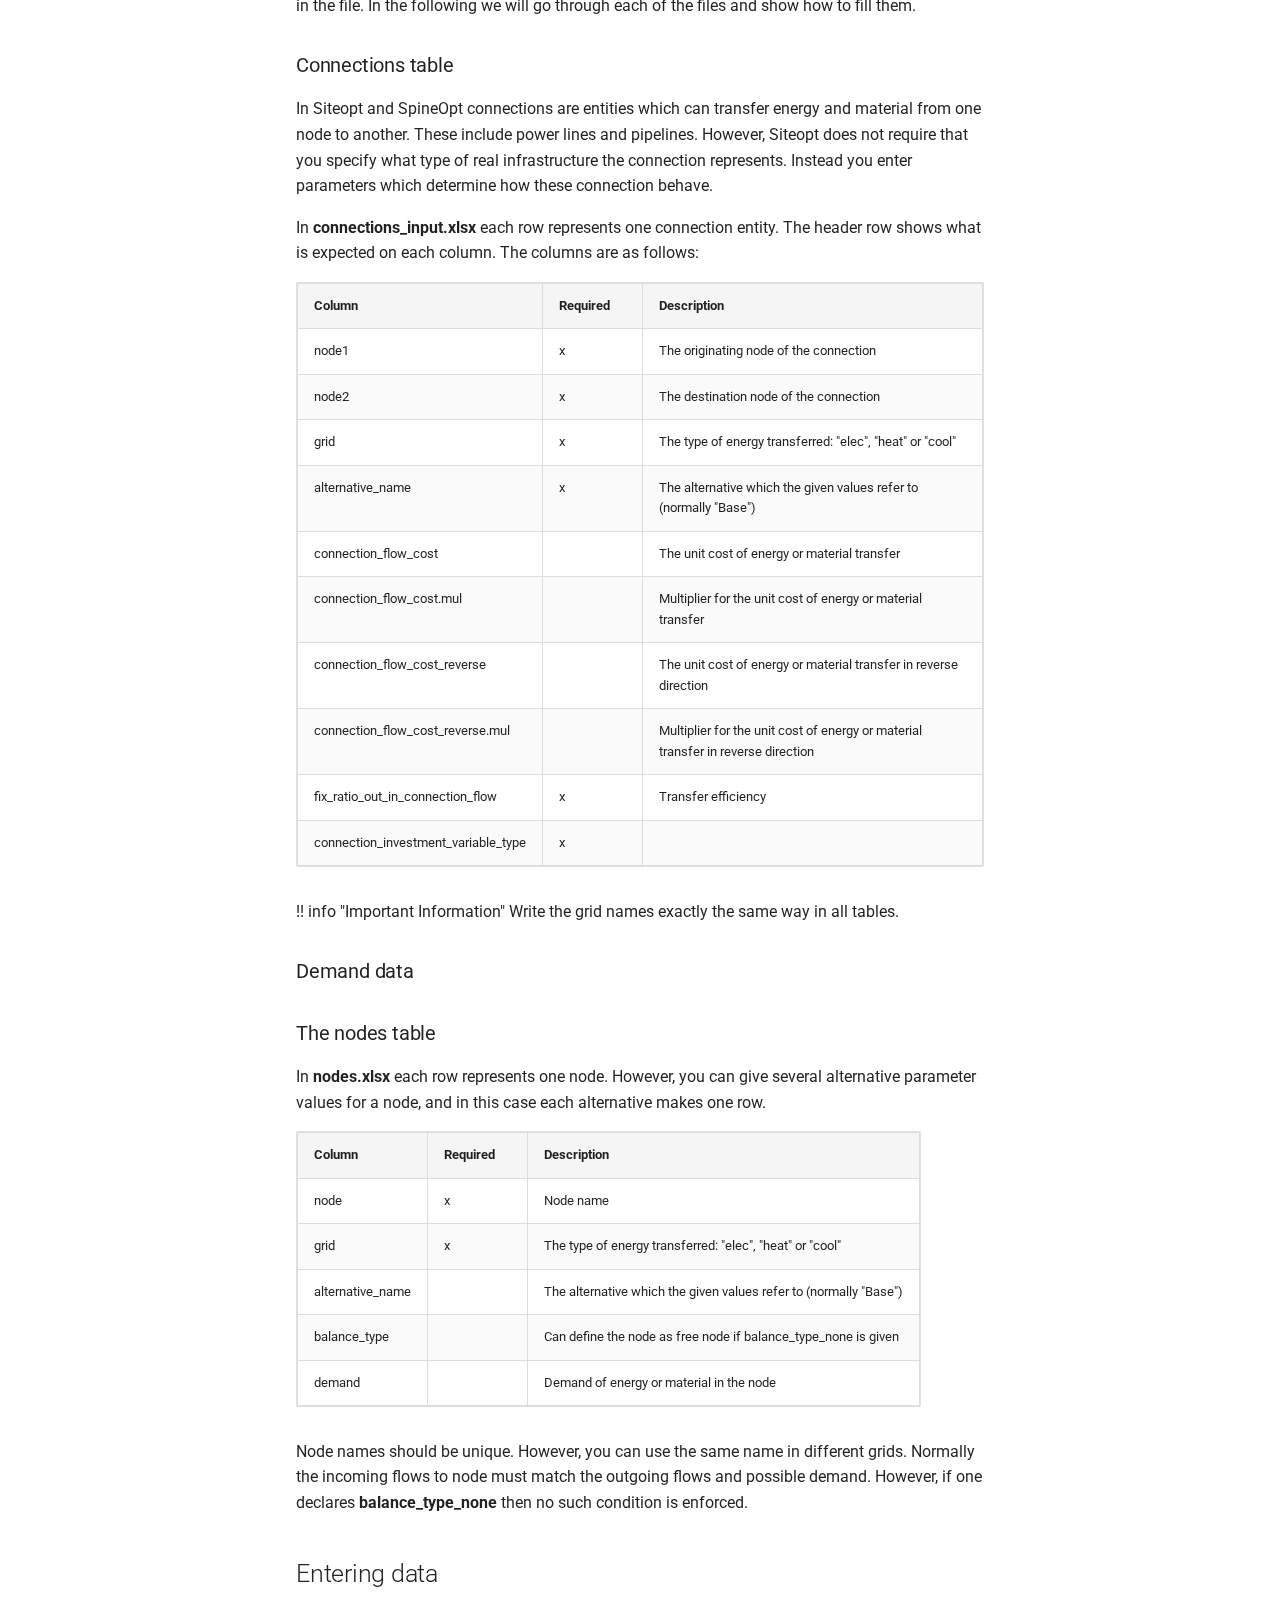
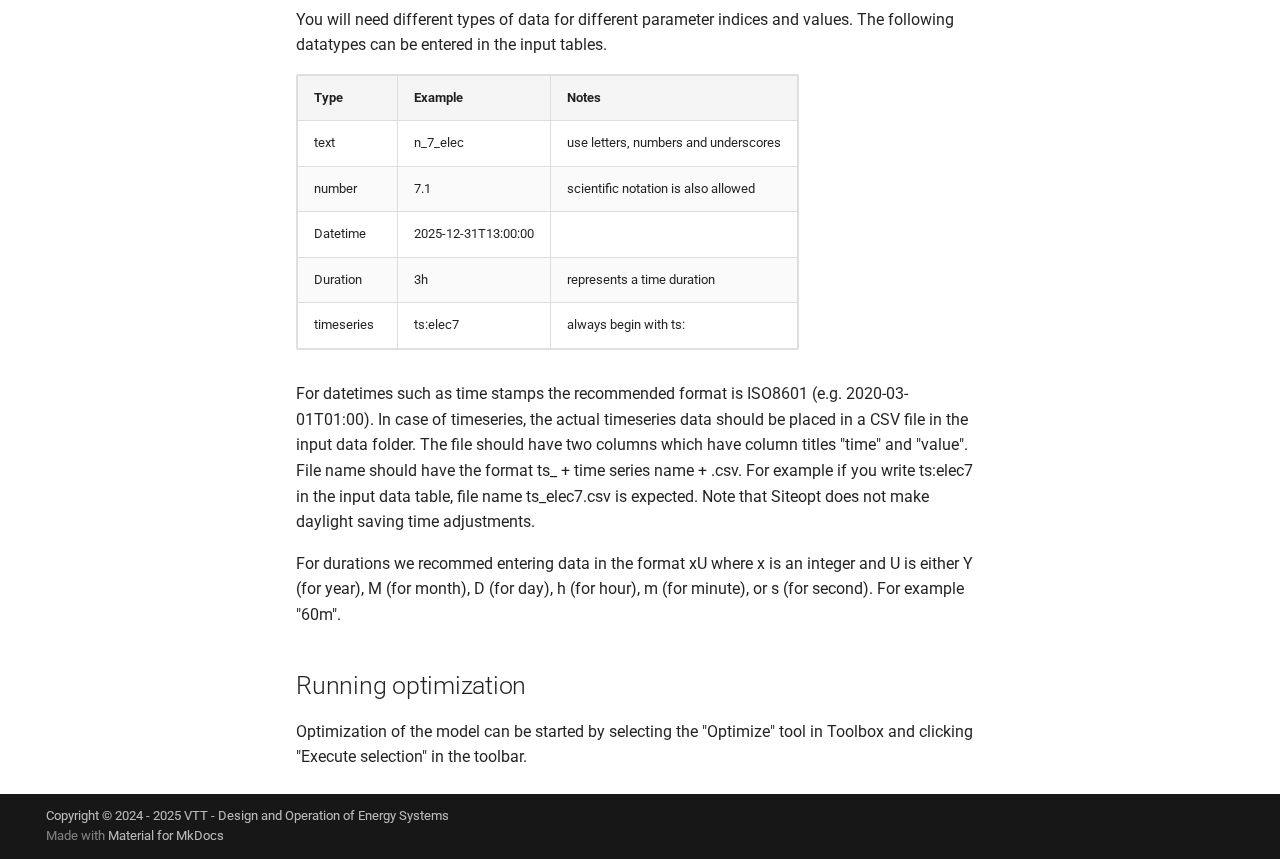
<file: introduction/index.html>
<!doctype html><html lang=en class=no-js> <head><meta charset=utf-8><meta name=viewport content="width=device-width,initial-scale=1"><meta name=description content="Project documentation for Siteopt"><meta name=author content="VTT DOES Team"><link href=https://vttresearch.github.io/siteopt_toolbox/introduction/ rel=canonical><link href=../installation/ rel=prev><link href=../siteopt_web_ui/web_interface_documentation/ rel=next><link rel=icon href=../assets/images/favicon.png><meta name=generator content="mkdocs-1.6.1, mkdocs-material-9.7.4"><title>User guide - Siteopt</title><link rel=stylesheet href=../assets/stylesheets/main.484c7ddc.min.css><link rel=preconnect href=https://fonts.gstatic.com crossorigin><link rel=stylesheet href="https://fonts.googleapis.com/css?family=Roboto:300,300i,400,400i,700,700i%7CRoboto+Mono:400,400i,700,700i&display=fallback"><style>:root{--md-text-font:"Roboto";--md-code-font:"Roboto Mono"}</style><link rel=stylesheet href=../style.css><script>__md_scope=new URL("..",location),__md_hash=e=>[...e].reduce(((e,_)=>(e<<5)-e+_.charCodeAt(0)),0),__md_get=(e,_=localStorage,t=__md_scope)=>JSON.parse(_.getItem(t.pathname+"."+e)),__md_set=(e,_,t=localStorage,a=__md_scope)=>{try{t.setItem(a.pathname+"."+e,JSON.stringify(_))}catch(e){}}</script></head> <body dir=ltr> <input class=md-toggle data-md-toggle=drawer type=checkbox id=__drawer autocomplete=off> <input class=md-toggle data-md-toggle=search type=checkbox id=__search autocomplete=off> <label class=md-overlay for=__drawer></label> <div data-md-component=skip> <a href=#user-guide class=md-skip> Skip to content </a> </div> <div data-md-component=announce> </div> <header class="md-header md-header--shadow" data-md-component=header> <nav class="md-header__inner md-grid" aria-label=Header> <a href=https://cris.vtt.fi/en/organisations/does-design-and-operation-of-energy-systems title=Siteopt class="md-header__button md-logo" aria-label=Siteopt data-md-component=logo> <img src=../images/buildingicon.png alt=logo> </a> <label class="md-header__button md-icon" for=__drawer> <svg xmlns=http://www.w3.org/2000/svg viewbox="0 0 24 24"><path d="M3 6h18v2H3zm0 5h18v2H3zm0 5h18v2H3z"/></svg> </label> <div class=md-header__title data-md-component=header-title> <div class=md-header__ellipsis> <div class=md-header__topic> <span class=md-ellipsis> Siteopt </span> </div> <div class=md-header__topic data-md-component=header-topic> <span class=md-ellipsis> User guide </span> </div> </div> </div> <script>var palette=__md_get("__palette");if(palette&&palette.color){if("(prefers-color-scheme)"===palette.color.media){var media=matchMedia("(prefers-color-scheme: light)"),input=document.querySelector(media.matches?"[data-md-color-media='(prefers-color-scheme: light)']":"[data-md-color-media='(prefers-color-scheme: dark)']");palette.color.media=input.getAttribute("data-md-color-media"),palette.color.scheme=input.getAttribute("data-md-color-scheme"),palette.color.primary=input.getAttribute("data-md-color-primary"),palette.color.accent=input.getAttribute("data-md-color-accent")}for(var[key,value]of Object.entries(palette.color))document.body.setAttribute("data-md-color-"+key,value)}</script> <label class="md-header__button md-icon" for=__search> <svg xmlns=http://www.w3.org/2000/svg viewbox="0 0 24 24"><path d="M9.5 3A6.5 6.5 0 0 1 16 9.5c0 1.61-.59 3.09-1.56 4.23l.27.27h.79l5 5-1.5 1.5-5-5v-.79l-.27-.27A6.52 6.52 0 0 1 9.5 16 6.5 6.5 0 0 1 3 9.5 6.5 6.5 0 0 1 9.5 3m0 2C7 5 5 7 5 9.5S7 14 9.5 14 14 12 14 9.5 12 5 9.5 5"/></svg> </label> <div class=md-search data-md-component=search role=dialog> <label class=md-search__overlay for=__search></label> <div class=md-search__inner role=search> <form class=md-search__form name=search> <input type=text class=md-search__input name=query aria-label=Search placeholder=Search autocapitalize=off autocorrect=off autocomplete=off spellcheck=false data-md-component=search-query required> <label class="md-search__icon md-icon" for=__search> <svg xmlns=http://www.w3.org/2000/svg viewbox="0 0 24 24"><path d="M9.5 3A6.5 6.5 0 0 1 16 9.5c0 1.61-.59 3.09-1.56 4.23l.27.27h.79l5 5-1.5 1.5-5-5v-.79l-.27-.27A6.52 6.52 0 0 1 9.5 16 6.5 6.5 0 0 1 3 9.5 6.5 6.5 0 0 1 9.5 3m0 2C7 5 5 7 5 9.5S7 14 9.5 14 14 12 14 9.5 12 5 9.5 5"/></svg> <svg xmlns=http://www.w3.org/2000/svg viewbox="0 0 24 24"><path d="M20 11v2H8l5.5 5.5-1.42 1.42L4.16 12l7.92-7.92L13.5 5.5 8 11z"/></svg> </label> <nav class=md-search__options aria-label=Search> <button type=reset class="md-search__icon md-icon" title=Clear aria-label=Clear tabindex=-1> <svg xmlns=http://www.w3.org/2000/svg viewbox="0 0 24 24"><path d="M19 6.41 17.59 5 12 10.59 6.41 5 5 6.41 10.59 12 5 17.59 6.41 19 12 13.41 17.59 19 19 17.59 13.41 12z"/></svg> </button> </nav> </form> <div class=md-search__output> <div class=md-search__scrollwrap tabindex=0 data-md-scrollfix> <div class=md-search-result data-md-component=search-result> <div class=md-search-result__meta> Initializing search </div> <ol class=md-search-result__list role=presentation></ol> </div> </div> </div> </div> </div> <div class=md-header__source> <a href=https://github.com/vttresearch/siteopt_toolbox title="Go to repository" class=md-source data-md-component=source> <div class="md-source__icon md-icon"> <svg xmlns=http://www.w3.org/2000/svg viewbox="0 0 448 512"><!-- Font Awesome Free 7.1.0 by @fontawesome - https://fontawesome.com License - https://fontawesome.com/license/free (Icons: CC BY 4.0, Fonts: SIL OFL 1.1, Code: MIT License) Copyright 2025 Fonticons, Inc.--><path d="M439.6 236.1 244 40.5c-5.4-5.5-12.8-8.5-20.4-8.5s-15 3-20.4 8.4L162.5 81l51.5 51.5c27.1-9.1 52.7 16.8 43.4 43.7l49.7 49.7c34.2-11.8 61.2 31 35.5 56.7-26.5 26.5-70.2-2.9-56-37.3L240.3 199v121.9c25.3 12.5 22.3 41.8 9.1 55-6.4 6.4-15.2 10.1-24.3 10.1s-17.8-3.6-24.3-10.1c-17.6-17.6-11.1-46.9 11.2-56v-123c-20.8-8.5-24.6-30.7-18.6-45L142.6 101 8.5 235.1C3 240.6 0 247.9 0 255.5s3 15 8.5 20.4l195.6 195.7c5.4 5.4 12.7 8.4 20.4 8.4s15-3 20.4-8.4l194.7-194.7c5.4-5.4 8.4-12.8 8.4-20.4s-3-15-8.4-20.4"/></svg> </div> <div class=md-source__repository> vttresearch/siteopt_toolbox </div> </a> </div> </nav> </header> <div class=md-container data-md-component=container> <main class=md-main data-md-component=main> <div class="md-main__inner md-grid"> <div class="md-sidebar md-sidebar--primary" data-md-component=sidebar data-md-type=navigation> <div class=md-sidebar__scrollwrap> <div class=md-sidebar__inner> <nav class="md-nav md-nav--primary" aria-label=Navigation data-md-level=0> <label class=md-nav__title for=__drawer> <a href=https://cris.vtt.fi/en/organisations/does-design-and-operation-of-energy-systems title=Siteopt class="md-nav__button md-logo" aria-label=Siteopt data-md-component=logo> <img src=../images/buildingicon.png alt=logo> </a> Siteopt </label> <div class=md-nav__source> <a href=https://github.com/vttresearch/siteopt_toolbox title="Go to repository" class=md-source data-md-component=source> <div class="md-source__icon md-icon"> <svg xmlns=http://www.w3.org/2000/svg viewbox="0 0 448 512"><!-- Font Awesome Free 7.1.0 by @fontawesome - https://fontawesome.com License - https://fontawesome.com/license/free (Icons: CC BY 4.0, Fonts: SIL OFL 1.1, Code: MIT License) Copyright 2025 Fonticons, Inc.--><path d="M439.6 236.1 244 40.5c-5.4-5.5-12.8-8.5-20.4-8.5s-15 3-20.4 8.4L162.5 81l51.5 51.5c27.1-9.1 52.7 16.8 43.4 43.7l49.7 49.7c34.2-11.8 61.2 31 35.5 56.7-26.5 26.5-70.2-2.9-56-37.3L240.3 199v121.9c25.3 12.5 22.3 41.8 9.1 55-6.4 6.4-15.2 10.1-24.3 10.1s-17.8-3.6-24.3-10.1c-17.6-17.6-11.1-46.9 11.2-56v-123c-20.8-8.5-24.6-30.7-18.6-45L142.6 101 8.5 235.1C3 240.6 0 247.9 0 255.5s3 15 8.5 20.4l195.6 195.7c5.4 5.4 12.7 8.4 20.4 8.4s15-3 20.4-8.4l194.7-194.7c5.4-5.4 8.4-12.8 8.4-20.4s-3-15-8.4-20.4"/></svg> </div> <div class=md-source__repository> vttresearch/siteopt_toolbox </div> </a> </div> <ul class=md-nav__list data-md-scrollfix> <li class=md-nav__item> <a href=.. class=md-nav__link> <span class=md-ellipsis> Home </span> </a> </li> <li class=md-nav__item> <a href=../installation/ class=md-nav__link> <span class=md-ellipsis> Installation </span> </a> </li> <li class="md-nav__item md-nav__item--active"> <input class="md-nav__toggle md-toggle" type=checkbox id=__toc> <label class="md-nav__link md-nav__link--active" for=__toc> <span class=md-ellipsis> User guide </span> <span class="md-nav__icon md-icon"></span> </label> <a href=./ class="md-nav__link md-nav__link--active"> <span class=md-ellipsis> User guide </span> </a> <nav class="md-nav md-nav--secondary" aria-label="Table of contents"> <label class=md-nav__title for=__toc> <span class="md-nav__icon md-icon"></span> Table of contents </label> <ul class=md-nav__list data-md-component=toc data-md-scrollfix> <li class=md-nav__item> <a href=#standard-workflow class=md-nav__link> <span class=md-ellipsis> Standard workflow </span> </a> </li> <li class=md-nav__item> <a href=#preparing-the-input-data class=md-nav__link> <span class=md-ellipsis> Preparing the input data </span> </a> <nav class=md-nav aria-label="Preparing the input data"> <ul class=md-nav__list> <li class=md-nav__item> <a href=#connections-table class=md-nav__link> <span class=md-ellipsis> Connections table </span> </a> </li> <li class=md-nav__item> <a href=#demand-data class=md-nav__link> <span class=md-ellipsis> Demand data </span> </a> </li> <li class=md-nav__item> <a href=#the-nodes-table class=md-nav__link> <span class=md-ellipsis> The nodes table </span> </a> </li> </ul> </nav> </li> <li class=md-nav__item> <a href=#entering-data class=md-nav__link> <span class=md-ellipsis> Entering data </span> </a> </li> <li class=md-nav__item> <a href=#running-optimization class=md-nav__link> <span class=md-ellipsis> Running optimization </span> </a> </li> </ul> </nav> </li> <li class=md-nav__item> <a href=../siteopt_web_ui/web_interface_documentation/ class=md-nav__link> <span class=md-ellipsis> SiteOpt Web Interface </span> </a> </li> </ul> </nav> </div> </div> </div> <div class="md-sidebar md-sidebar--secondary" data-md-component=sidebar data-md-type=toc> <div class=md-sidebar__scrollwrap> <div class=md-sidebar__inner> <nav class="md-nav md-nav--secondary" aria-label="Table of contents"> <label class=md-nav__title for=__toc> <span class="md-nav__icon md-icon"></span> Table of contents </label> <ul class=md-nav__list data-md-component=toc data-md-scrollfix> <li class=md-nav__item> <a href=#standard-workflow class=md-nav__link> <span class=md-ellipsis> Standard workflow </span> </a> </li> <li class=md-nav__item> <a href=#preparing-the-input-data class=md-nav__link> <span class=md-ellipsis> Preparing the input data </span> </a> <nav class=md-nav aria-label="Preparing the input data"> <ul class=md-nav__list> <li class=md-nav__item> <a href=#connections-table class=md-nav__link> <span class=md-ellipsis> Connections table </span> </a> </li> <li class=md-nav__item> <a href=#demand-data class=md-nav__link> <span class=md-ellipsis> Demand data </span> </a> </li> <li class=md-nav__item> <a href=#the-nodes-table class=md-nav__link> <span class=md-ellipsis> The nodes table </span> </a> </li> </ul> </nav> </li> <li class=md-nav__item> <a href=#entering-data class=md-nav__link> <span class=md-ellipsis> Entering data </span> </a> </li> <li class=md-nav__item> <a href=#running-optimization class=md-nav__link> <span class=md-ellipsis> Running optimization </span> </a> </li> </ul> </nav> </div> </div> </div> <div class=md-content data-md-component=content> <article class="md-content__inner md-typeset"> <h1 id=user-guide>User guide<a class=headerlink href=#user-guide title="Permanent link">¶</a></h1> <h2 id=standard-workflow>Standard workflow<a class=headerlink href=#standard-workflow title="Permanent link">¶</a></h2> <p>The standard workflow for Siteopt usage can be outlined as follows:</p> <ul> <li>Visualizing the model topology and needed entities in one's own mind or paper</li> <li>Preparing the input data in form of excel files and CSV files</li> <li>Moving the input files to the <strong>current_input</strong> folder of a Siteopt installation</li> <li>Starting Spine Toolbox and building the model database</li> <li>Optionally selecting representative time periods</li> <li>Running optimization</li> <li>Compiling result summary</li> <li>Analyzing results</li> </ul> <h2 id=preparing-the-input-data>Preparing the input data<a class=headerlink href=#preparing-the-input-data title="Permanent link">¶</a></h2> <p>The following input files are expected to lie in the <strong>current_input</strong> folder:</p> <table> <thead> <tr> <th>Subfolder</th> <th>Filename</th> <th>Notes</th> </tr> </thead> <tbody> <tr> <td>connections/</td> <td>connections_input.xlsx</td> <td>Connection entity parameters</td> </tr> <tr> <td>demand/</td> <td>tscr_cooldemand.csv</td> <td>cooling demand timeseries in SpineOpt format</td> </tr> <tr> <td>demand/</td> <td>tscr_elecdemand.csv</td> <td>cooling demand timeseries in SpineOpt format</td> </tr> <tr> <td>demand/</td> <td>tscr_heatdemand.csv</td> <td>heat demand timeseries in SpineOpt format</td> </tr> <tr> <td>nodes/</td> <td>nodes.xlsx</td> <td>node listing and their parameters</td> </tr> <tr> <td>other_units/</td> <td>divertingunits.xlsx</td> <td>special units which create branching flows</td> </tr> <tr> <td>production/</td> <td>pv-input.xlsx</td> <td>PV and other variable generation unit parameters</td> </tr> <tr> <td>production/</td> <td>hp-input.xlsx</td> <td>heat pump and chiller unit parameters</td> </tr> <tr> <td>representative_periods/</td> <td>repr_settings_elexia.json</td> <td>representative period selection settings</td> </tr> <tr> <td>representative_periods/</td> <td>representative_periods_template.json</td> <td>generic information for representative periods</td> </tr> <tr> <td>storages/</td> <td>storages-input.xlsx</td> <td>storage unit parameters</td> </tr> <tr> <td></td> <td>modelspec.xlsx</td> <td>model time horizon parameters</td> </tr> <tr> <td></td> <td>scenarios.xlsx</td> <td>study scenarios definition</td> </tr> </tbody> </table> <div class="admonition info"> <p class=admonition-title>Important Information</p> <p>It is recommended that you start with an example data set an modify it as needed. </p> </div> <p>Not all of the files are expected to containt data. In that case just leave the header row (first row) in the file. In the following we will go through each of the files and show how to fill them.</p> <h3 id=connections-table>Connections table<a class=headerlink href=#connections-table title="Permanent link">¶</a></h3> <p>In Siteopt and SpineOpt connections are entities which can transfer energy and material from one node to another. These include power lines and pipelines. However, Siteopt does not require that you specify what type of real infrastructure the connection represents. Instead you enter parameters which determine how these connection behave.</p> <p>In <strong>connections_input.xlsx</strong> each row represents one connection entity. The header row shows what is expected on each column. The columns are as follows:</p> <table> <thead> <tr> <th>Column</th> <th>Required</th> <th>Description</th> </tr> </thead> <tbody> <tr> <td>node1</td> <td>x</td> <td>The originating node of the connection</td> </tr> <tr> <td>node2</td> <td>x</td> <td>The destination node of the connection</td> </tr> <tr> <td>grid</td> <td>x</td> <td>The type of energy transferred: "elec", "heat" or "cool"</td> </tr> <tr> <td>alternative_name</td> <td>x</td> <td>The alternative which the given values refer to (normally "Base")</td> </tr> <tr> <td>connection_flow_cost</td> <td></td> <td>The unit cost of energy or material transfer</td> </tr> <tr> <td>connection_flow_cost.mul</td> <td></td> <td>Multiplier for the unit cost of energy or material transfer</td> </tr> <tr> <td>connection_flow_cost_reverse</td> <td></td> <td>The unit cost of energy or material transfer in reverse direction</td> </tr> <tr> <td>connection_flow_cost_reverse.mul</td> <td></td> <td>Multiplier for the unit cost of energy or material transfer in reverse direction</td> </tr> <tr> <td>fix_ratio_out_in_connection_flow</td> <td>x</td> <td>Transfer efficiency</td> </tr> <tr> <td>connection_investment_variable_type</td> <td>x</td> <td></td> </tr> </tbody> </table> <p>!! info "Important Information" Write the grid names exactly the same way in all tables. </p> <h3 id=demand-data>Demand data<a class=headerlink href=#demand-data title="Permanent link">¶</a></h3> <h3 id=the-nodes-table>The nodes table<a class=headerlink href=#the-nodes-table title="Permanent link">¶</a></h3> <p>In <strong>nodes.xlsx</strong> each row represents one node. However, you can give several alternative parameter values for a node, and in this case each alternative makes one row.</p> <table> <thead> <tr> <th>Column</th> <th>Required</th> <th>Description</th> </tr> </thead> <tbody> <tr> <td>node</td> <td>x</td> <td>Node name</td> </tr> <tr> <td>grid</td> <td>x</td> <td>The type of energy transferred: "elec", "heat" or "cool"</td> </tr> <tr> <td>alternative_name</td> <td></td> <td>The alternative which the given values refer to (normally "Base")</td> </tr> <tr> <td>balance_type</td> <td></td> <td>Can define the node as free node if balance_type_none is given</td> </tr> <tr> <td>demand</td> <td></td> <td>Demand of energy or material in the node</td> </tr> </tbody> </table> <p>Node names should be unique. However, you can use the same name in different grids. Normally the incoming flows to node must match the outgoing flows and possible demand. However, if one declares <strong>balance_type_none</strong> then no such condition is enforced.</p> <h2 id=entering-data>Entering data<a class=headerlink href=#entering-data title="Permanent link">¶</a></h2> <p>You will need different types of data for different parameter indices and values. The following datatypes can be entered in the input tables.</p> <table> <thead> <tr> <th>Type</th> <th>Example</th> <th>Notes</th> </tr> </thead> <tbody> <tr> <td>text</td> <td>n_7_elec</td> <td>use letters, numbers and underscores</td> </tr> <tr> <td>number</td> <td>7.1</td> <td>scientific notation is also allowed</td> </tr> <tr> <td>Datetime</td> <td>2025-12-31T13:00:00</td> <td></td> </tr> <tr> <td>Duration</td> <td>3h</td> <td>represents a time duration</td> </tr> <tr> <td>timeseries</td> <td>ts:elec7</td> <td>always begin with ts:</td> </tr> </tbody> </table> <p>For datetimes such as time stamps the recommended format is ISO8601 (e.g. 2020-03-01T01:00). In case of timeseries, the actual timeseries data should be placed in a CSV file in the input data folder. The file should have two columns which have column titles "time" and "value". File name should have the format ts_ + time series name + .csv. For example if you write ts:elec7 in the input data table, file name ts_elec7.csv is expected. Note that Siteopt does not make daylight saving time adjustments.</p> <p>For durations we recommed entering data in the format xU where x is an integer and U is either Y (for year), M (for month), D (for day), h (for hour), m (for minute), or s (for second). For example "60m".</p> <h2 id=running-optimization>Running optimization<a class=headerlink href=#running-optimization title="Permanent link">¶</a></h2> <p>Optimization of the model can be started by selecting the "Optimize" tool in Toolbox and clicking "Execute selection" in the toolbar.</p> </article> </div> <script>var target=document.getElementById(location.hash.slice(1));target&&target.name&&(target.checked=target.name.startsWith("__tabbed_"))</script> </div> </main> <footer class=md-footer> <div class="md-footer-meta md-typeset"> <div class="md-footer-meta__inner md-grid"> <div class=md-copyright> <div class=md-copyright__highlight> Copyright &copy; 2024 - 2025 VTT - Design and Operation of Energy Systems </div> Made with <a href=https://squidfunk.github.io/mkdocs-material/ target=_blank rel=noopener> Material for MkDocs </a> </div> </div> </div> </footer> </div> <div class=md-dialog data-md-component=dialog> <div class="md-dialog__inner md-typeset"></div> </div> <script id=__config type=application/json>{"annotate": null, "base": "..", "features": ["content.code.copy"], "search": "../assets/javascripts/workers/search.2c215733.min.js", "tags": null, "translations": {"clipboard.copied": "Copied to clipboard", "clipboard.copy": "Copy to clipboard", "search.result.more.one": "1 more on this page", "search.result.more.other": "# more on this page", "search.result.none": "No matching documents", "search.result.one": "1 matching document", "search.result.other": "# matching documents", "search.result.placeholder": "Type to start searching", "search.result.term.missing": "Missing", "select.version": "Select version"}, "version": null}</script> <script src=../assets/javascripts/bundle.79ae519e.min.js></script> </body> </html>
</file>
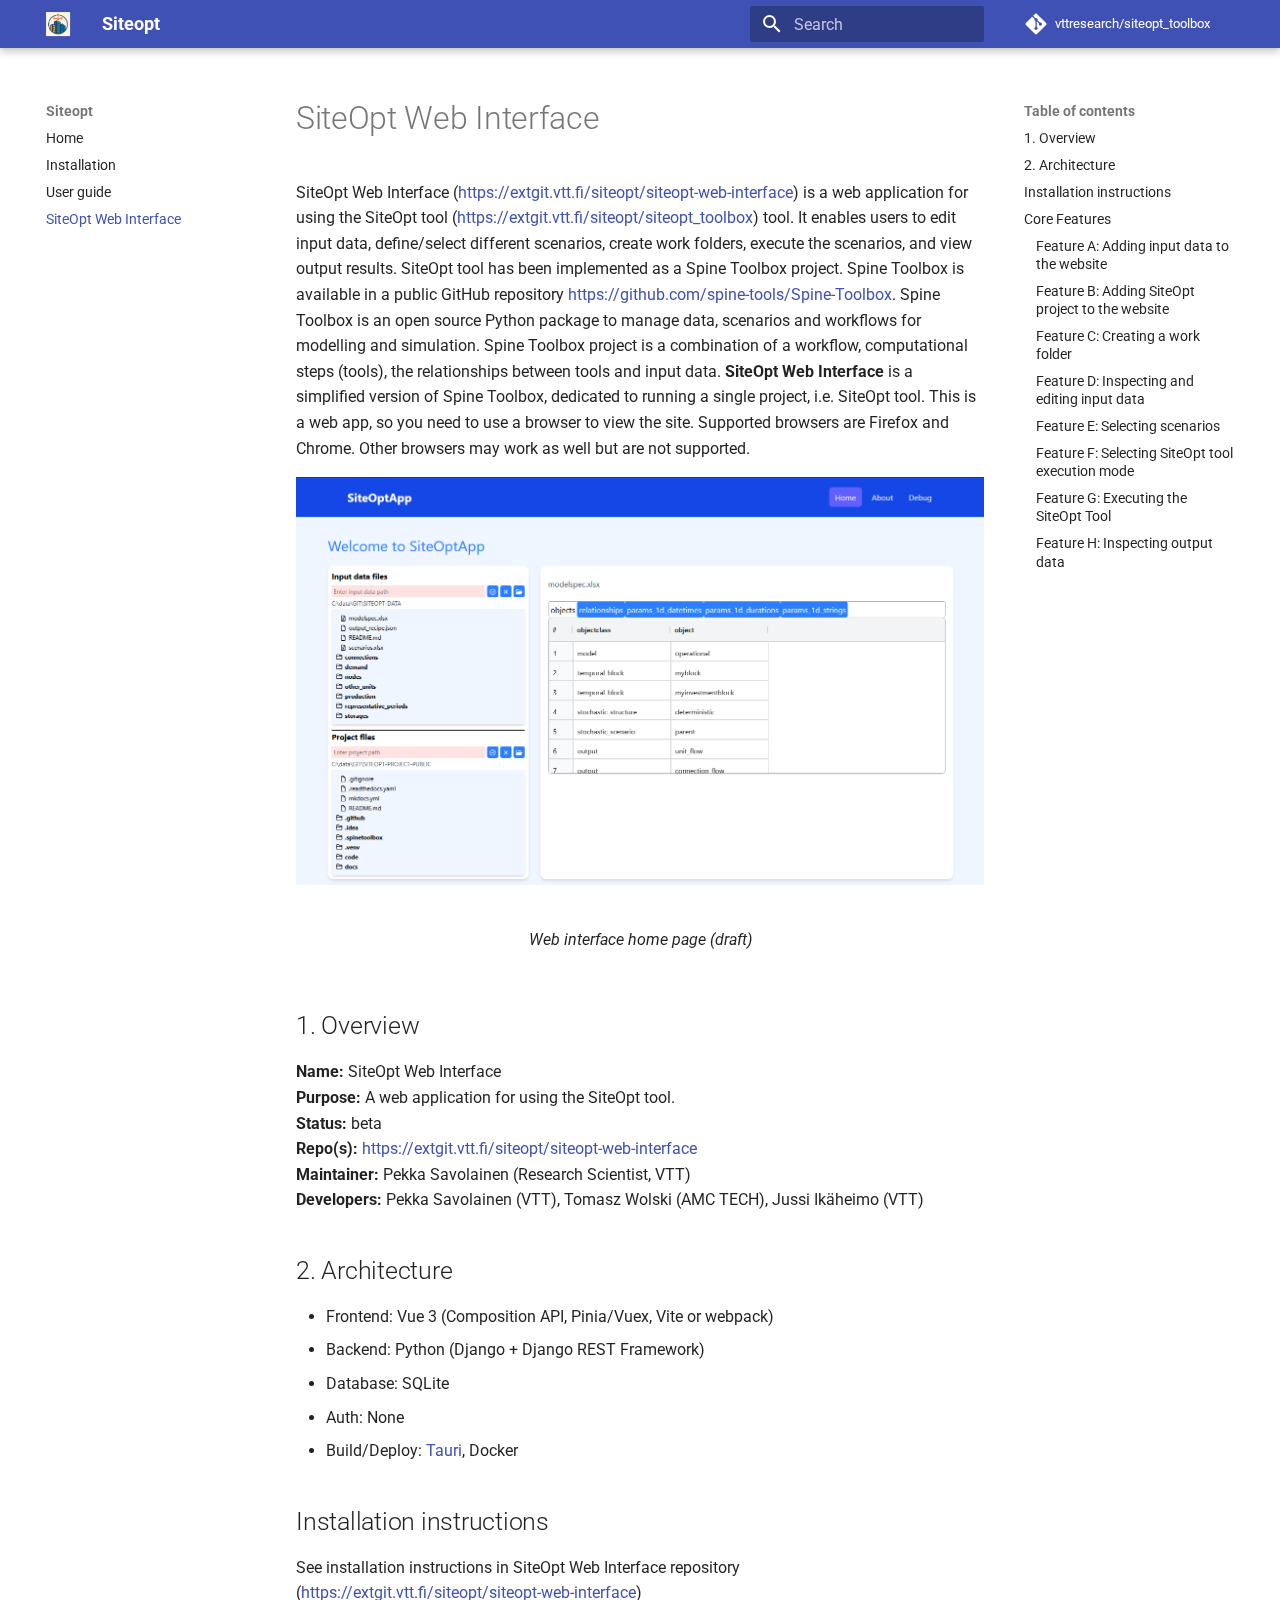
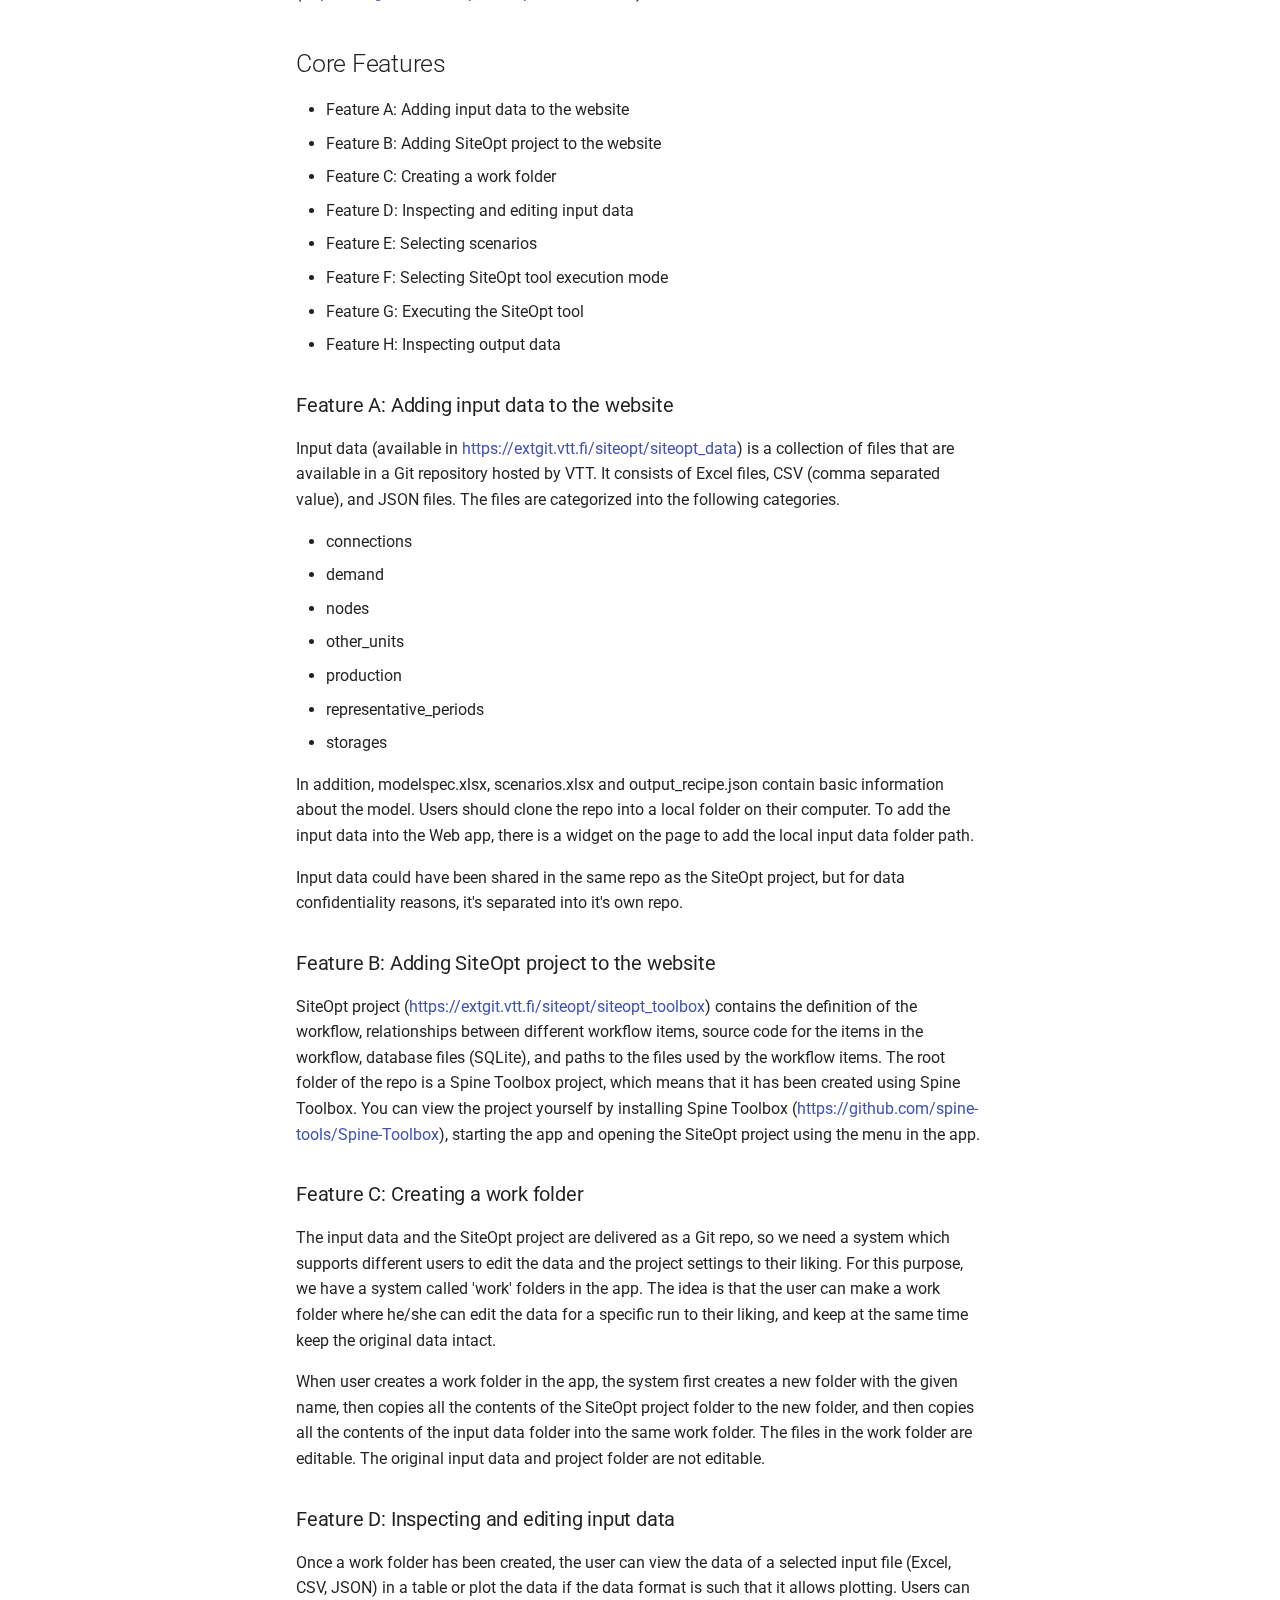
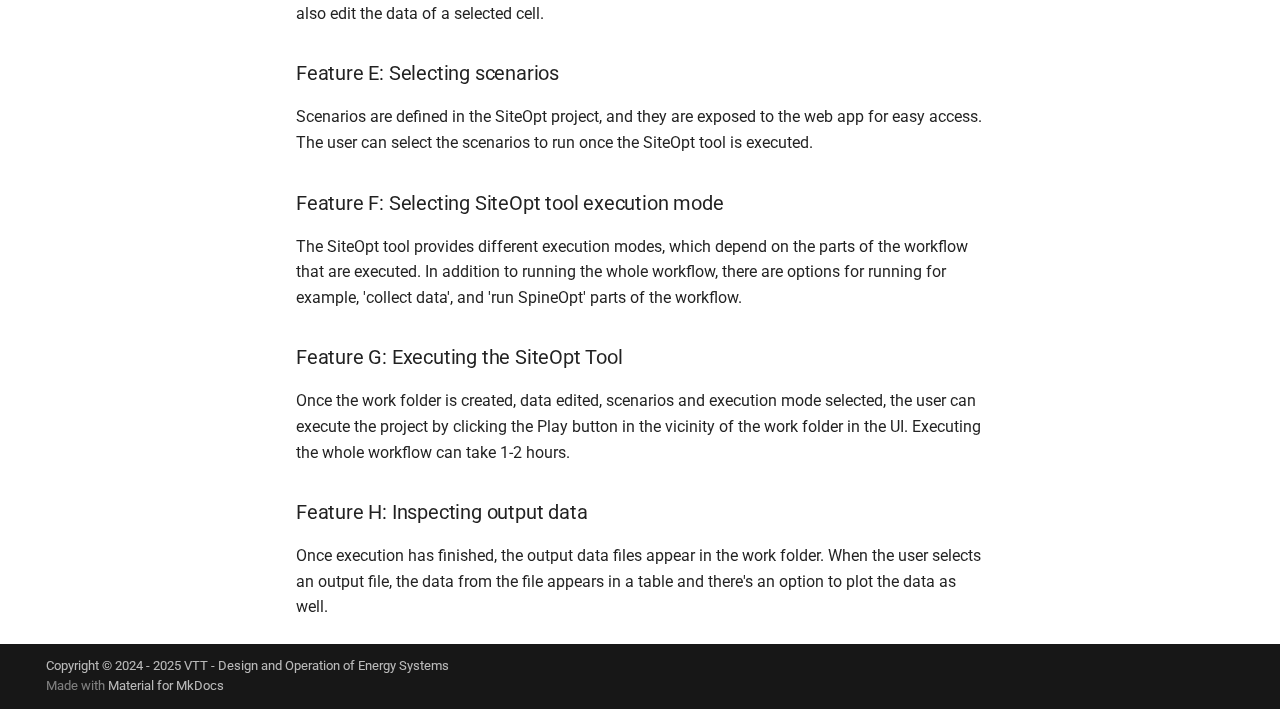
<file: siteopt_web_ui/web_interface_documentation/index.html>
<!doctype html><html lang=en class=no-js> <head><meta charset=utf-8><meta name=viewport content="width=device-width,initial-scale=1"><meta name=description content="Project documentation for Siteopt"><meta name=author content="VTT DOES Team"><link href=https://vttresearch.github.io/siteopt_toolbox/siteopt_web_ui/web_interface_documentation/ rel=canonical><link href=../../introduction/ rel=prev><link rel=icon href=../../assets/images/favicon.png><meta name=generator content="mkdocs-1.6.1, mkdocs-material-9.7.1"><title>SiteOpt Web Interface - Siteopt</title><link rel=stylesheet href=../../assets/stylesheets/main.484c7ddc.min.css><link rel=preconnect href=https://fonts.gstatic.com crossorigin><link rel=stylesheet href="https://fonts.googleapis.com/css?family=Roboto:300,300i,400,400i,700,700i%7CRoboto+Mono:400,400i,700,700i&display=fallback"><style>:root{--md-text-font:"Roboto";--md-code-font:"Roboto Mono"}</style><link rel=stylesheet href=../../style.css><script>__md_scope=new URL("../..",location),__md_hash=e=>[...e].reduce(((e,_)=>(e<<5)-e+_.charCodeAt(0)),0),__md_get=(e,_=localStorage,t=__md_scope)=>JSON.parse(_.getItem(t.pathname+"."+e)),__md_set=(e,_,t=localStorage,a=__md_scope)=>{try{t.setItem(a.pathname+"."+e,JSON.stringify(_))}catch(e){}}</script></head> <body dir=ltr> <input class=md-toggle data-md-toggle=drawer type=checkbox id=__drawer autocomplete=off> <input class=md-toggle data-md-toggle=search type=checkbox id=__search autocomplete=off> <label class=md-overlay for=__drawer></label> <div data-md-component=skip> <a href=#siteopt-web-interface class=md-skip> Skip to content </a> </div> <div data-md-component=announce> </div> <header class="md-header md-header--shadow" data-md-component=header> <nav class="md-header__inner md-grid" aria-label=Header> <a href=https://cris.vtt.fi/en/organisations/does-design-and-operation-of-energy-systems title=Siteopt class="md-header__button md-logo" aria-label=Siteopt data-md-component=logo> <img src=../../images/buildingicon.png alt=logo> </a> <label class="md-header__button md-icon" for=__drawer> <svg xmlns=http://www.w3.org/2000/svg viewbox="0 0 24 24"><path d="M3 6h18v2H3zm0 5h18v2H3zm0 5h18v2H3z"/></svg> </label> <div class=md-header__title data-md-component=header-title> <div class=md-header__ellipsis> <div class=md-header__topic> <span class=md-ellipsis> Siteopt </span> </div> <div class=md-header__topic data-md-component=header-topic> <span class=md-ellipsis> SiteOpt Web Interface </span> </div> </div> </div> <script>var palette=__md_get("__palette");if(palette&&palette.color){if("(prefers-color-scheme)"===palette.color.media){var media=matchMedia("(prefers-color-scheme: light)"),input=document.querySelector(media.matches?"[data-md-color-media='(prefers-color-scheme: light)']":"[data-md-color-media='(prefers-color-scheme: dark)']");palette.color.media=input.getAttribute("data-md-color-media"),palette.color.scheme=input.getAttribute("data-md-color-scheme"),palette.color.primary=input.getAttribute("data-md-color-primary"),palette.color.accent=input.getAttribute("data-md-color-accent")}for(var[key,value]of Object.entries(palette.color))document.body.setAttribute("data-md-color-"+key,value)}</script> <label class="md-header__button md-icon" for=__search> <svg xmlns=http://www.w3.org/2000/svg viewbox="0 0 24 24"><path d="M9.5 3A6.5 6.5 0 0 1 16 9.5c0 1.61-.59 3.09-1.56 4.23l.27.27h.79l5 5-1.5 1.5-5-5v-.79l-.27-.27A6.52 6.52 0 0 1 9.5 16 6.5 6.5 0 0 1 3 9.5 6.5 6.5 0 0 1 9.5 3m0 2C7 5 5 7 5 9.5S7 14 9.5 14 14 12 14 9.5 12 5 9.5 5"/></svg> </label> <div class=md-search data-md-component=search role=dialog> <label class=md-search__overlay for=__search></label> <div class=md-search__inner role=search> <form class=md-search__form name=search> <input type=text class=md-search__input name=query aria-label=Search placeholder=Search autocapitalize=off autocorrect=off autocomplete=off spellcheck=false data-md-component=search-query required> <label class="md-search__icon md-icon" for=__search> <svg xmlns=http://www.w3.org/2000/svg viewbox="0 0 24 24"><path d="M9.5 3A6.5 6.5 0 0 1 16 9.5c0 1.61-.59 3.09-1.56 4.23l.27.27h.79l5 5-1.5 1.5-5-5v-.79l-.27-.27A6.52 6.52 0 0 1 9.5 16 6.5 6.5 0 0 1 3 9.5 6.5 6.5 0 0 1 9.5 3m0 2C7 5 5 7 5 9.5S7 14 9.5 14 14 12 14 9.5 12 5 9.5 5"/></svg> <svg xmlns=http://www.w3.org/2000/svg viewbox="0 0 24 24"><path d="M20 11v2H8l5.5 5.5-1.42 1.42L4.16 12l7.92-7.92L13.5 5.5 8 11z"/></svg> </label> <nav class=md-search__options aria-label=Search> <button type=reset class="md-search__icon md-icon" title=Clear aria-label=Clear tabindex=-1> <svg xmlns=http://www.w3.org/2000/svg viewbox="0 0 24 24"><path d="M19 6.41 17.59 5 12 10.59 6.41 5 5 6.41 10.59 12 5 17.59 6.41 19 12 13.41 17.59 19 19 17.59 13.41 12z"/></svg> </button> </nav> </form> <div class=md-search__output> <div class=md-search__scrollwrap tabindex=0 data-md-scrollfix> <div class=md-search-result data-md-component=search-result> <div class=md-search-result__meta> Initializing search </div> <ol class=md-search-result__list role=presentation></ol> </div> </div> </div> </div> </div> <div class=md-header__source> <a href=https://github.com/vttresearch/siteopt_toolbox title="Go to repository" class=md-source data-md-component=source> <div class="md-source__icon md-icon"> <svg xmlns=http://www.w3.org/2000/svg viewbox="0 0 448 512"><!-- Font Awesome Free 7.1.0 by @fontawesome - https://fontawesome.com License - https://fontawesome.com/license/free (Icons: CC BY 4.0, Fonts: SIL OFL 1.1, Code: MIT License) Copyright 2025 Fonticons, Inc.--><path d="M439.6 236.1 244 40.5c-5.4-5.5-12.8-8.5-20.4-8.5s-15 3-20.4 8.4L162.5 81l51.5 51.5c27.1-9.1 52.7 16.8 43.4 43.7l49.7 49.7c34.2-11.8 61.2 31 35.5 56.7-26.5 26.5-70.2-2.9-56-37.3L240.3 199v121.9c25.3 12.5 22.3 41.8 9.1 55-6.4 6.4-15.2 10.1-24.3 10.1s-17.8-3.6-24.3-10.1c-17.6-17.6-11.1-46.9 11.2-56v-123c-20.8-8.5-24.6-30.7-18.6-45L142.6 101 8.5 235.1C3 240.6 0 247.9 0 255.5s3 15 8.5 20.4l195.6 195.7c5.4 5.4 12.7 8.4 20.4 8.4s15-3 20.4-8.4l194.7-194.7c5.4-5.4 8.4-12.8 8.4-20.4s-3-15-8.4-20.4"/></svg> </div> <div class=md-source__repository> vttresearch/siteopt_toolbox </div> </a> </div> </nav> </header> <div class=md-container data-md-component=container> <main class=md-main data-md-component=main> <div class="md-main__inner md-grid"> <div class="md-sidebar md-sidebar--primary" data-md-component=sidebar data-md-type=navigation> <div class=md-sidebar__scrollwrap> <div class=md-sidebar__inner> <nav class="md-nav md-nav--primary" aria-label=Navigation data-md-level=0> <label class=md-nav__title for=__drawer> <a href=https://cris.vtt.fi/en/organisations/does-design-and-operation-of-energy-systems title=Siteopt class="md-nav__button md-logo" aria-label=Siteopt data-md-component=logo> <img src=../../images/buildingicon.png alt=logo> </a> Siteopt </label> <div class=md-nav__source> <a href=https://github.com/vttresearch/siteopt_toolbox title="Go to repository" class=md-source data-md-component=source> <div class="md-source__icon md-icon"> <svg xmlns=http://www.w3.org/2000/svg viewbox="0 0 448 512"><!-- Font Awesome Free 7.1.0 by @fontawesome - https://fontawesome.com License - https://fontawesome.com/license/free (Icons: CC BY 4.0, Fonts: SIL OFL 1.1, Code: MIT License) Copyright 2025 Fonticons, Inc.--><path d="M439.6 236.1 244 40.5c-5.4-5.5-12.8-8.5-20.4-8.5s-15 3-20.4 8.4L162.5 81l51.5 51.5c27.1-9.1 52.7 16.8 43.4 43.7l49.7 49.7c34.2-11.8 61.2 31 35.5 56.7-26.5 26.5-70.2-2.9-56-37.3L240.3 199v121.9c25.3 12.5 22.3 41.8 9.1 55-6.4 6.4-15.2 10.1-24.3 10.1s-17.8-3.6-24.3-10.1c-17.6-17.6-11.1-46.9 11.2-56v-123c-20.8-8.5-24.6-30.7-18.6-45L142.6 101 8.5 235.1C3 240.6 0 247.9 0 255.5s3 15 8.5 20.4l195.6 195.7c5.4 5.4 12.7 8.4 20.4 8.4s15-3 20.4-8.4l194.7-194.7c5.4-5.4 8.4-12.8 8.4-20.4s-3-15-8.4-20.4"/></svg> </div> <div class=md-source__repository> vttresearch/siteopt_toolbox </div> </a> </div> <ul class=md-nav__list data-md-scrollfix> <li class=md-nav__item> <a href=../.. class=md-nav__link> <span class=md-ellipsis> Home </span> </a> </li> <li class=md-nav__item> <a href=../../installation/ class=md-nav__link> <span class=md-ellipsis> Installation </span> </a> </li> <li class=md-nav__item> <a href=../../introduction/ class=md-nav__link> <span class=md-ellipsis> User guide </span> </a> </li> <li class="md-nav__item md-nav__item--active"> <input class="md-nav__toggle md-toggle" type=checkbox id=__toc> <label class="md-nav__link md-nav__link--active" for=__toc> <span class=md-ellipsis> SiteOpt Web Interface </span> <span class="md-nav__icon md-icon"></span> </label> <a href=./ class="md-nav__link md-nav__link--active"> <span class=md-ellipsis> SiteOpt Web Interface </span> </a> <nav class="md-nav md-nav--secondary" aria-label="Table of contents"> <label class=md-nav__title for=__toc> <span class="md-nav__icon md-icon"></span> Table of contents </label> <ul class=md-nav__list data-md-component=toc data-md-scrollfix> <li class=md-nav__item> <a href=#1-overview class=md-nav__link> <span class=md-ellipsis> 1. Overview </span> </a> </li> <li class=md-nav__item> <a href=#2-architecture class=md-nav__link> <span class=md-ellipsis> 2. Architecture </span> </a> </li> <li class=md-nav__item> <a href=#installation-instructions class=md-nav__link> <span class=md-ellipsis> Installation instructions </span> </a> </li> <li class=md-nav__item> <a href=#core-features class=md-nav__link> <span class=md-ellipsis> Core Features </span> </a> <nav class=md-nav aria-label="Core Features"> <ul class=md-nav__list> <li class=md-nav__item> <a href=#feature-a-adding-input-data-to-the-website class=md-nav__link> <span class=md-ellipsis> Feature A: Adding input data to the website </span> </a> </li> <li class=md-nav__item> <a href=#feature-b-adding-siteopt-project-to-the-website class=md-nav__link> <span class=md-ellipsis> Feature B: Adding SiteOpt project to the website </span> </a> </li> <li class=md-nav__item> <a href=#feature-c-creating-a-work-folder class=md-nav__link> <span class=md-ellipsis> Feature C: Creating a work folder </span> </a> </li> <li class=md-nav__item> <a href=#feature-d-inspecting-and-editing-input-data class=md-nav__link> <span class=md-ellipsis> Feature D: Inspecting and editing input data </span> </a> </li> <li class=md-nav__item> <a href=#feature-e-selecting-scenarios class=md-nav__link> <span class=md-ellipsis> Feature E: Selecting scenarios </span> </a> </li> <li class=md-nav__item> <a href=#feature-f-selecting-siteopt-tool-execution-mode class=md-nav__link> <span class=md-ellipsis> Feature F: Selecting SiteOpt tool execution mode </span> </a> </li> <li class=md-nav__item> <a href=#feature-g-executing-the-siteopt-tool class=md-nav__link> <span class=md-ellipsis> Feature G: Executing the SiteOpt Tool </span> </a> </li> <li class=md-nav__item> <a href=#feature-h-inspecting-output-data class=md-nav__link> <span class=md-ellipsis> Feature H: Inspecting output data </span> </a> </li> </ul> </nav> </li> </ul> </nav> </li> </ul> </nav> </div> </div> </div> <div class="md-sidebar md-sidebar--secondary" data-md-component=sidebar data-md-type=toc> <div class=md-sidebar__scrollwrap> <div class=md-sidebar__inner> <nav class="md-nav md-nav--secondary" aria-label="Table of contents"> <label class=md-nav__title for=__toc> <span class="md-nav__icon md-icon"></span> Table of contents </label> <ul class=md-nav__list data-md-component=toc data-md-scrollfix> <li class=md-nav__item> <a href=#1-overview class=md-nav__link> <span class=md-ellipsis> 1. Overview </span> </a> </li> <li class=md-nav__item> <a href=#2-architecture class=md-nav__link> <span class=md-ellipsis> 2. Architecture </span> </a> </li> <li class=md-nav__item> <a href=#installation-instructions class=md-nav__link> <span class=md-ellipsis> Installation instructions </span> </a> </li> <li class=md-nav__item> <a href=#core-features class=md-nav__link> <span class=md-ellipsis> Core Features </span> </a> <nav class=md-nav aria-label="Core Features"> <ul class=md-nav__list> <li class=md-nav__item> <a href=#feature-a-adding-input-data-to-the-website class=md-nav__link> <span class=md-ellipsis> Feature A: Adding input data to the website </span> </a> </li> <li class=md-nav__item> <a href=#feature-b-adding-siteopt-project-to-the-website class=md-nav__link> <span class=md-ellipsis> Feature B: Adding SiteOpt project to the website </span> </a> </li> <li class=md-nav__item> <a href=#feature-c-creating-a-work-folder class=md-nav__link> <span class=md-ellipsis> Feature C: Creating a work folder </span> </a> </li> <li class=md-nav__item> <a href=#feature-d-inspecting-and-editing-input-data class=md-nav__link> <span class=md-ellipsis> Feature D: Inspecting and editing input data </span> </a> </li> <li class=md-nav__item> <a href=#feature-e-selecting-scenarios class=md-nav__link> <span class=md-ellipsis> Feature E: Selecting scenarios </span> </a> </li> <li class=md-nav__item> <a href=#feature-f-selecting-siteopt-tool-execution-mode class=md-nav__link> <span class=md-ellipsis> Feature F: Selecting SiteOpt tool execution mode </span> </a> </li> <li class=md-nav__item> <a href=#feature-g-executing-the-siteopt-tool class=md-nav__link> <span class=md-ellipsis> Feature G: Executing the SiteOpt Tool </span> </a> </li> <li class=md-nav__item> <a href=#feature-h-inspecting-output-data class=md-nav__link> <span class=md-ellipsis> Feature H: Inspecting output data </span> </a> </li> </ul> </nav> </li> </ul> </nav> </div> </div> </div> <div class=md-content data-md-component=content> <article class="md-content__inner md-typeset"> <h1 id=siteopt-web-interface>SiteOpt Web Interface<a class=headerlink href=#siteopt-web-interface title="Permanent link">¶</a></h1> <p>SiteOpt Web Interface (<a href=https://extgit.vtt.fi/siteopt/siteopt-web-interface>https://extgit.vtt.fi/siteopt/siteopt-web-interface</a>) is a web application for using the SiteOpt tool (<a href=https://extgit.vtt.fi/siteopt/siteopt_toolbox>https://extgit.vtt.fi/siteopt/siteopt_toolbox</a>) tool. It enables users to edit input data, define/select different scenarios, create work folders, execute the scenarios, and view output results. SiteOpt tool has been implemented as a Spine Toolbox project. Spine Toolbox is available in a public GitHub repository <a href=https://github.com/spine-tools/Spine-Toolbox>https://github.com/spine-tools/Spine-Toolbox</a>. Spine Toolbox is an open source Python package to manage data, scenarios and workflows for modelling and simulation. Spine Toolbox project is a combination of a workflow, computational steps (tools), the relationships between tools and input data. <strong>SiteOpt Web Interface</strong> is a simplified version of Spine Toolbox, dedicated to running a single project, i.e. SiteOpt tool. This is a web app, so you need to use a browser to view the site. Supported browsers are Firefox and Chrome. Other browsers may work as well but are not supported.</p> <figure> <img alt="Image title" src=../web_interface_front_page.png width=100%> <br> <figcaption><i>Web interface home page (draft)</i></figcaption> </figure> <h2 id=1-overview>1. Overview<a class=headerlink href=#1-overview title="Permanent link">¶</a></h2> <p><strong>Name:</strong> SiteOpt Web Interface<br> <strong>Purpose:</strong> A web application for using the SiteOpt tool.<br> <strong>Status:</strong> beta<br> <strong>Repo(s):</strong> <a href=https://extgit.vtt.fi/siteopt/siteopt-web-interface>https://extgit.vtt.fi/siteopt/siteopt-web-interface</a><br> <strong>Maintainer:</strong> Pekka Savolainen (Research Scientist, VTT)<br> <strong>Developers:</strong> Pekka Savolainen (VTT), Tomasz Wolski (AMC TECH), Jussi Ikäheimo (VTT) </p> <h2 id=2-architecture>2. Architecture<a class=headerlink href=#2-architecture title="Permanent link">¶</a></h2> <ul> <li>Frontend: Vue 3 (Composition API, Pinia/Vuex, Vite or webpack)</li> <li>Backend: Python (Django + Django REST Framework)</li> <li>Database: SQLite</li> <li>Auth: None</li> <li>Build/Deploy: <a href=https://v2.tauri.app/ >Tauri</a>, Docker</li> </ul> <h2 id=installation-instructions>Installation instructions<a class=headerlink href=#installation-instructions title="Permanent link">¶</a></h2> <p>See installation instructions in SiteOpt Web Interface repository (<a href=https://extgit.vtt.fi/siteopt/siteopt-web-interface>https://extgit.vtt.fi/siteopt/siteopt-web-interface</a>)</p> <h2 id=core-features>Core Features<a class=headerlink href=#core-features title="Permanent link">¶</a></h2> <ul> <li>Feature A: Adding input data to the website</li> <li>Feature B: Adding SiteOpt project to the website</li> <li>Feature C: Creating a work folder</li> <li>Feature D: Inspecting and editing input data</li> <li>Feature E: Selecting scenarios</li> <li>Feature F: Selecting SiteOpt tool execution mode</li> <li>Feature G: Executing the SiteOpt tool</li> <li>Feature H: Inspecting output data</li> </ul> <h3 id=feature-a-adding-input-data-to-the-website>Feature A: Adding input data to the website<a class=headerlink href=#feature-a-adding-input-data-to-the-website title="Permanent link">¶</a></h3> <p>Input data (available in <a href=https://extgit.vtt.fi/siteopt/siteopt_data>https://extgit.vtt.fi/siteopt/siteopt_data</a>) is a collection of files that are available in a Git repository hosted by VTT. It consists of Excel files, CSV (comma separated value), and JSON files. The files are categorized into the following categories.</p> <ul> <li>connections</li> <li>demand</li> <li>nodes</li> <li>other_units</li> <li>production</li> <li>representative_periods</li> <li>storages</li> </ul> <p>In addition, modelspec.xlsx, scenarios.xlsx and output_recipe.json contain basic information about the model. Users should clone the repo into a local folder on their computer. To add the input data into the Web app, there is a widget on the page to add the local input data folder path.</p> <p>Input data could have been shared in the same repo as the SiteOpt project, but for data confidentiality reasons, it's separated into it's own repo.</p> <h3 id=feature-b-adding-siteopt-project-to-the-website>Feature B: Adding SiteOpt project to the website<a class=headerlink href=#feature-b-adding-siteopt-project-to-the-website title="Permanent link">¶</a></h3> <p>SiteOpt project (<a href=https://extgit.vtt.fi/siteopt/siteopt_toolbox>https://extgit.vtt.fi/siteopt/siteopt_toolbox</a>) contains the definition of the workflow, relationships between different workflow items, source code for the items in the workflow, database files (SQLite), and paths to the files used by the workflow items. The root folder of the repo is a Spine Toolbox project, which means that it has been created using Spine Toolbox. You can view the project yourself by installing Spine Toolbox (<a href=https://github.com/spine-tools/Spine-Toolbox>https://github.com/spine-tools/Spine-Toolbox</a>), starting the app and opening the SiteOpt project using the menu in the app.</p> <h3 id=feature-c-creating-a-work-folder>Feature C: Creating a work folder<a class=headerlink href=#feature-c-creating-a-work-folder title="Permanent link">¶</a></h3> <p>The input data and the SiteOpt project are delivered as a Git repo, so we need a system which supports different users to edit the data and the project settings to their liking. For this purpose, we have a system called 'work' folders in the app. The idea is that the user can make a work folder where he/she can edit the data for a specific run to their liking, and keep at the same time keep the original data intact.</p> <p>When user creates a work folder in the app, the system first creates a new folder with the given name, then copies all the contents of the SiteOpt project folder to the new folder, and then copies all the contents of the input data folder into the same work folder. The files in the work folder are editable. The original input data and project folder are not editable.</p> <h3 id=feature-d-inspecting-and-editing-input-data>Feature D: Inspecting and editing input data<a class=headerlink href=#feature-d-inspecting-and-editing-input-data title="Permanent link">¶</a></h3> <p>Once a work folder has been created, the user can view the data of a selected input file (Excel, CSV, JSON) in a table or plot the data if the data format is such that it allows plotting. Users can also edit the data of a selected cell.</p> <h3 id=feature-e-selecting-scenarios>Feature E: Selecting scenarios<a class=headerlink href=#feature-e-selecting-scenarios title="Permanent link">¶</a></h3> <p>Scenarios are defined in the SiteOpt project, and they are exposed to the web app for easy access. The user can select the scenarios to run once the SiteOpt tool is executed.</p> <h3 id=feature-f-selecting-siteopt-tool-execution-mode>Feature F: Selecting SiteOpt tool execution mode<a class=headerlink href=#feature-f-selecting-siteopt-tool-execution-mode title="Permanent link">¶</a></h3> <p>The SiteOpt tool provides different execution modes, which depend on the parts of the workflow that are executed. In addition to running the whole workflow, there are options for running for example, 'collect data', and 'run SpineOpt' parts of the workflow. </p> <h3 id=feature-g-executing-the-siteopt-tool>Feature G: Executing the SiteOpt Tool<a class=headerlink href=#feature-g-executing-the-siteopt-tool title="Permanent link">¶</a></h3> <p>Once the work folder is created, data edited, scenarios and execution mode selected, the user can execute the project by clicking the Play button in the vicinity of the work folder in the UI. Executing the whole workflow can take 1-2 hours. </p> <h3 id=feature-h-inspecting-output-data>Feature H: Inspecting output data<a class=headerlink href=#feature-h-inspecting-output-data title="Permanent link">¶</a></h3> <p>Once execution has finished, the output data files appear in the work folder. When the user selects an output file, the data from the file appears in a table and there's an option to plot the data as well. </p> </article> </div> <script>var target=document.getElementById(location.hash.slice(1));target&&target.name&&(target.checked=target.name.startsWith("__tabbed_"))</script> </div> </main> <footer class=md-footer> <div class="md-footer-meta md-typeset"> <div class="md-footer-meta__inner md-grid"> <div class=md-copyright> <div class=md-copyright__highlight> Copyright &copy; 2024 - 2025 VTT - Design and Operation of Energy Systems </div> Made with <a href=https://squidfunk.github.io/mkdocs-material/ target=_blank rel=noopener> Material for MkDocs </a> </div> </div> </div> </footer> </div> <div class=md-dialog data-md-component=dialog> <div class="md-dialog__inner md-typeset"></div> </div> <script id=__config type=application/json>{"annotate": null, "base": "../..", "features": [], "search": "../../assets/javascripts/workers/search.2c215733.min.js", "tags": null, "translations": {"clipboard.copied": "Copied to clipboard", "clipboard.copy": "Copy to clipboard", "search.result.more.one": "1 more on this page", "search.result.more.other": "# more on this page", "search.result.none": "No matching documents", "search.result.one": "1 matching document", "search.result.other": "# matching documents", "search.result.placeholder": "Type to start searching", "search.result.term.missing": "Missing", "select.version": "Select version"}, "version": null}</script> <script src=../../assets/javascripts/bundle.79ae519e.min.js></script> </body> </html>
</file>
